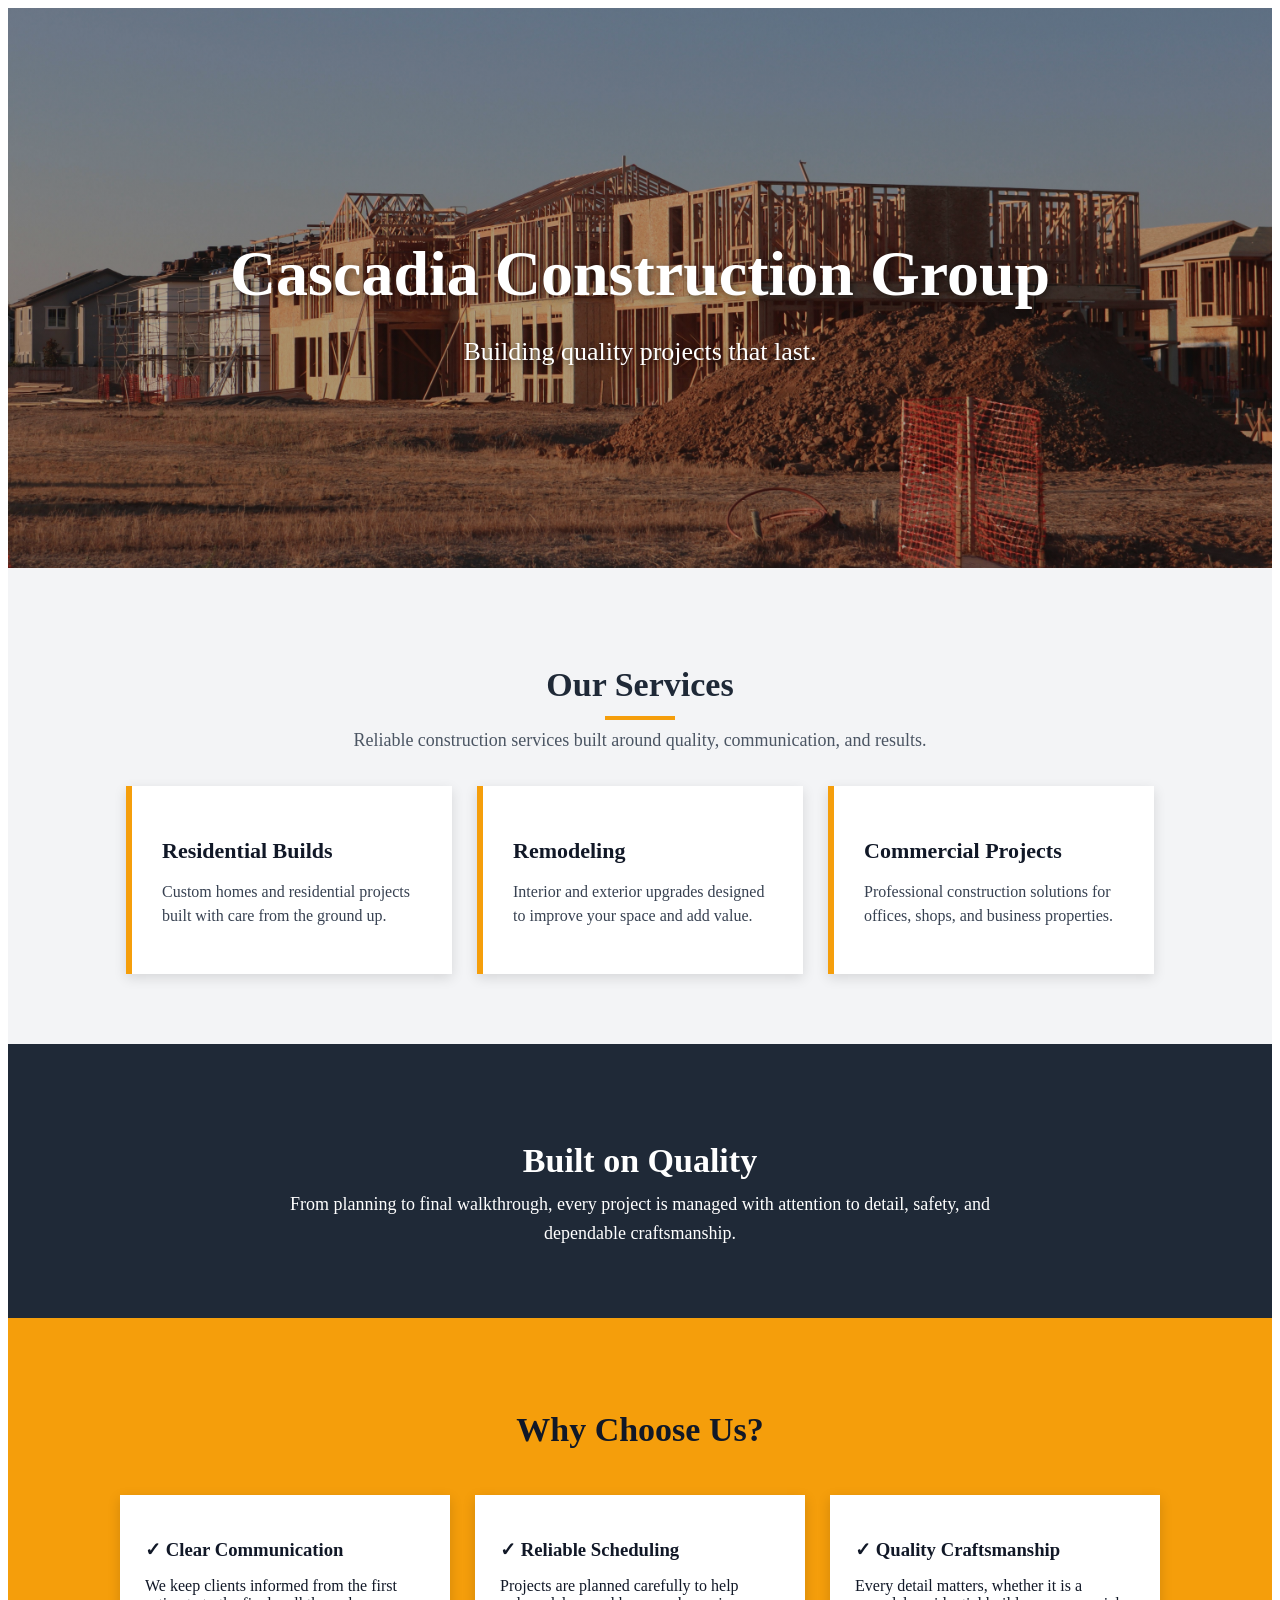
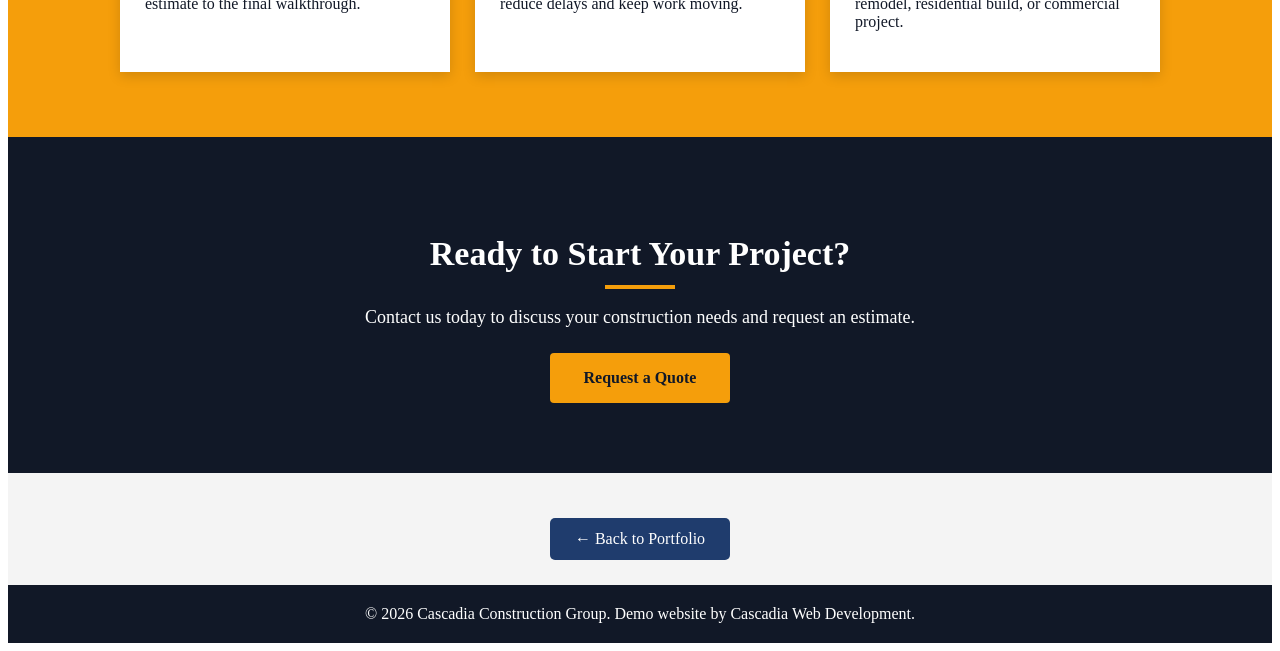
<file: construction/index.html>
<!DOCTYPE html>
<html>
<head>
  <title>Cascadia Construction Group</title>
  <link rel="stylesheet" href="construction.css">
</head>

<body>

<section class="hero">
  <div class="hero-content">
    <h1>Cascadia Construction Group</h1>
    <p>Building quality projects that last.</p>
  </div>
</section>

<section class="services">
  <h2>Our Services</h2>
  <p class="section-intro">Reliable construction services built around quality, communication, and results.</p>

  <div class="service-grid">
    <div class="service-card">
      <h3>Residential Builds</h3>
      <p>Custom homes and residential projects built with care from the ground up.</p>
    </div>

    <div class="service-card">
      <h3>Remodeling</h3>
      <p>Interior and exterior upgrades designed to improve your space and add value.</p>
    </div>

    <div class="service-card">
      <h3>Commercial Projects</h3>
      <p>Professional construction solutions for offices, shops, and business properties.</p>
    </div>
  </div>
</section>

<section class="project-strip">
  <div>
    <h2>Built on Quality</h2>
    <p>From planning to final walkthrough, every project is managed with attention to detail, safety, and dependable craftsmanship.</p>
  </div>
</section>

<section class="why-section">
  <h2>Why Choose Us?</h2>

  <div class="why-grid">
    <div class="why-item">
      <h3>✓ Clear Communication</h3>
      <p>We keep clients informed from the first estimate to the final walkthrough.</p>
    </div>

    <div class="why-item">
      <h3>✓ Reliable Scheduling</h3>
      <p>Projects are planned carefully to help reduce delays and keep work moving.</p>
    </div>

    <div class="why-item">
      <h3>✓ Quality Craftsmanship</h3>
      <p>Every detail matters, whether it is a remodel, residential build, or commercial project.</p>
    </div>
  </div>
</section>

<section class="contact-section" id="contact">
  <h2>Ready to Start Your Project?</h2>
  <p>Contact us today to discuss your construction needs and request an estimate.</p>
  <a href="#" class="quote-button">Request a Quote</a>
</section>

<section class="back-home">
  <a href="../index.html" class="cta-button">← Back to Portfolio</a>
</section>

<footer>
  <p>&copy; 2026 Cascadia Construction Group. Demo website by Cascadia Web Development.</p>
</footer>

</body>
</html>
</file>
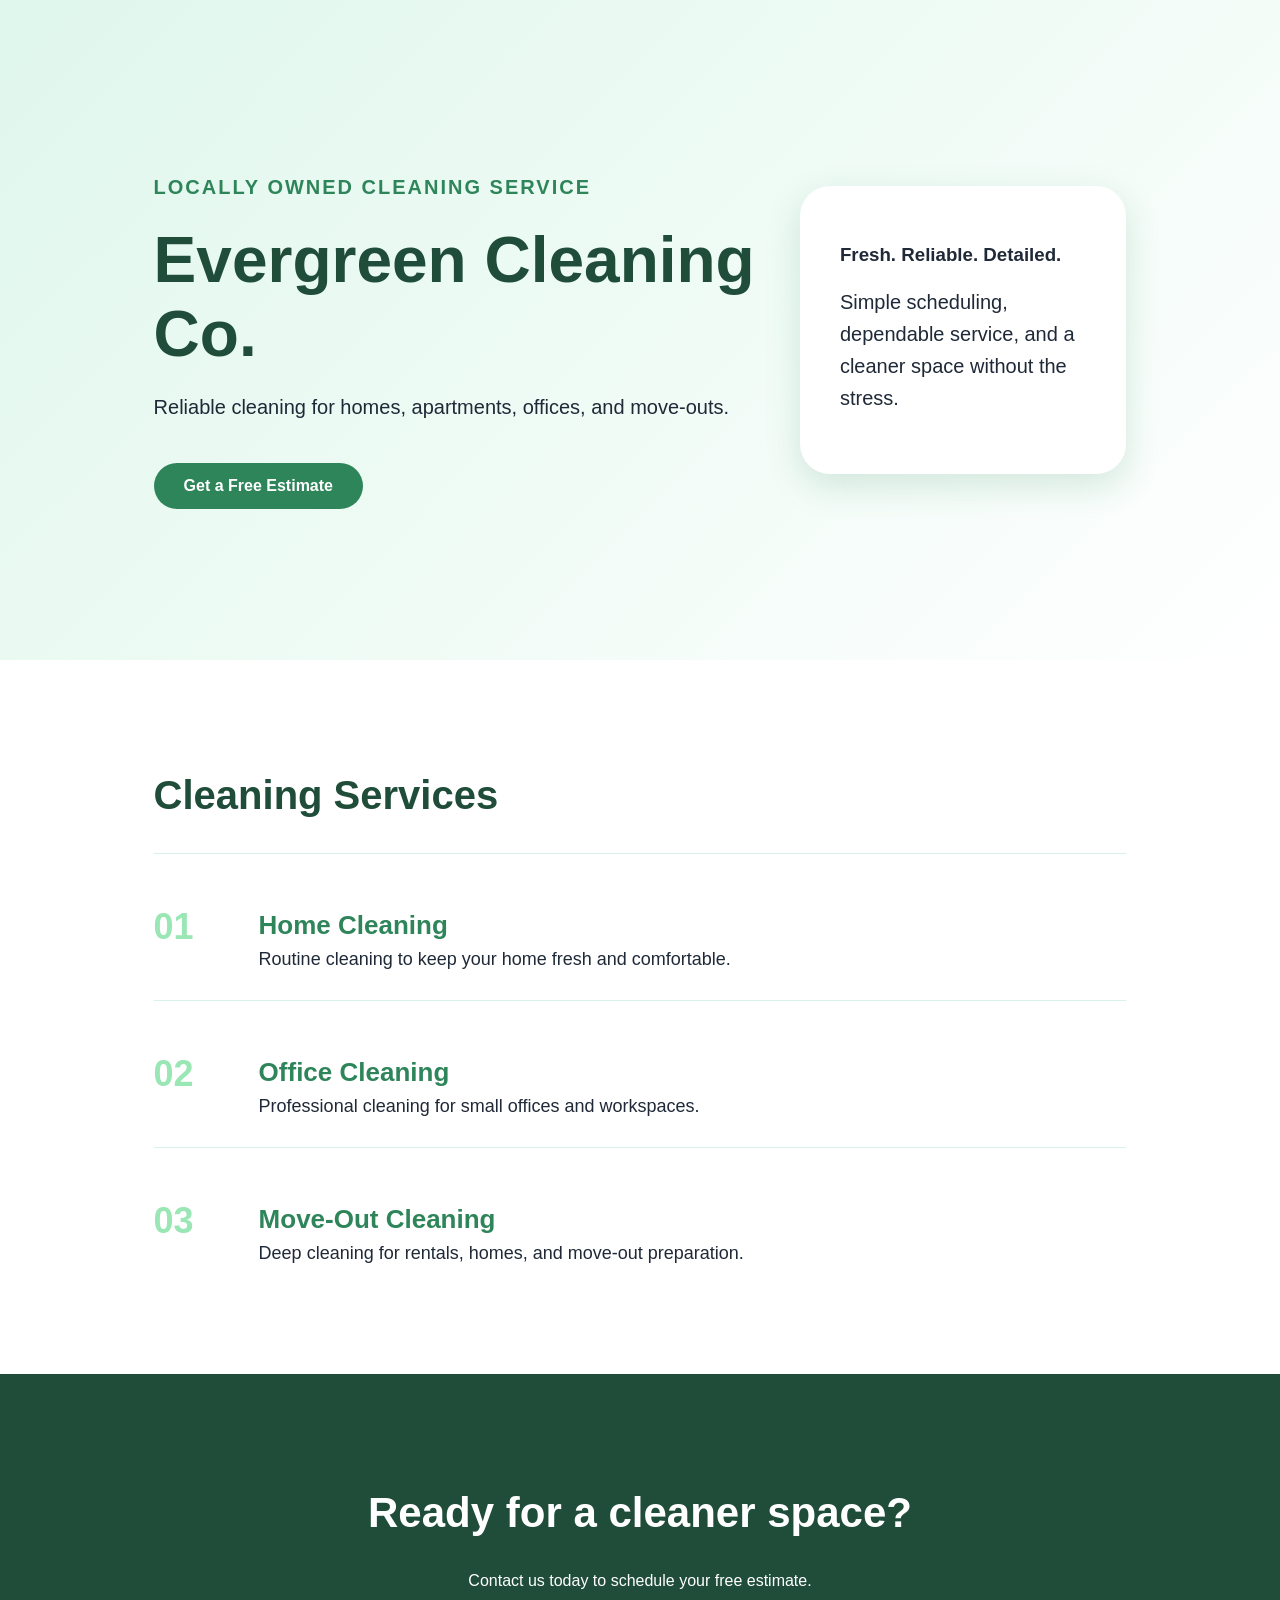
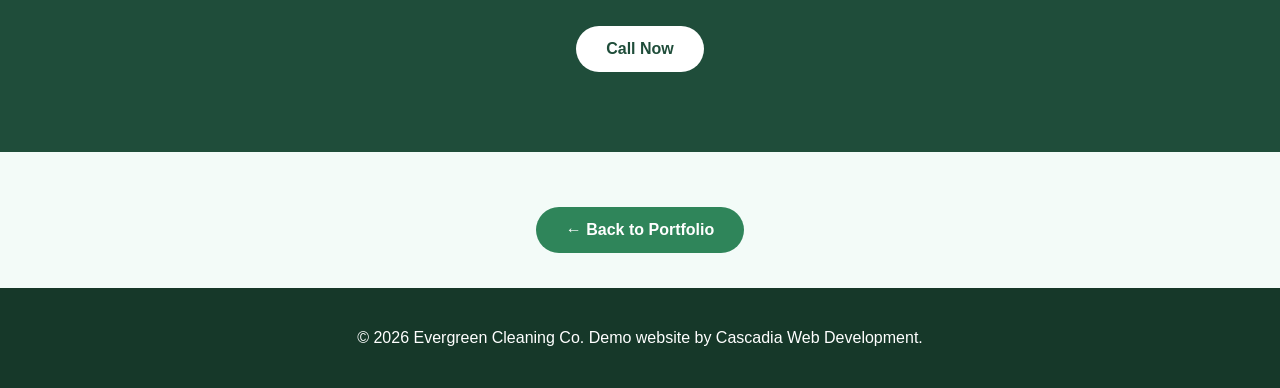
<file: small-business/index.html>
<!DOCTYPE html>
<html>
<head>
  <title>Small Business Demo Website</title>

  <style>
 body {
  margin: 0;
  font-family: Arial, sans-serif;
  background-color: #f3fbf8;
  color: #1f2937;
}

.hero {
  min-height: 520px;
  display: grid;
  grid-template-columns: 1.3fr 0.7fr;
  align-items: center;
  gap: 40px;
  padding: 70px 12%;
  background: linear-gradient(135deg, #dff7ec, #ffffff);
}

.hero-text {
  text-align: left;
}

.eyebrow {
  color: #2f855a;
  font-weight: bold;
  text-transform: uppercase;
  letter-spacing: 2px;
}

.hero h1 {
  font-size: 64px;
  color: #1f4d3a;
  margin: 10px 0;
}

.hero p {
  font-size: 20px;
  line-height: 1.6;
}

.hero-box {
  background-color: white;
  padding: 40px;
  border-radius: 30px;
  box-shadow: 0 12px 35px rgba(47, 133, 90, 0.18);
  text-align: left;
}

.button {
  display: inline-block;
  background-color: #2f855a;
  color: white;
  padding: 14px 30px;
  border-radius: 30px;
  font-weight: bold;
  text-decoration: none;
  margin-top: 20px;
}

.service-list {
  padding: 80px 12%;
  background-color: white;
}

.service-list h2 {
  font-size: 40px;
  color: #1f4d3a;
  margin-bottom: 35px;
}

.service-row {
  display: grid;
  grid-template-columns: 80px 1fr;
  gap: 25px;
  align-items: center;
  border-top: 1px solid #d9f2e6;
  padding: 30px 0;
}

.service-row span {
  font-size: 36px;
  font-weight: bold;
  color: #9ae6b4;
}

.service-row h3 {
  color: #2f855a;
  font-size: 26px;
  margin-bottom: 8px;
}

.service-row p {
  font-size: 18px;
  margin: 0;
}

.contact-band {
  background-color: #1f4d3a;
  color: white;
  text-align: center;
  padding: 80px 20px;
}

.contact-band h2 {
  font-size: 42px;
}

.contact-band .button {
  background-color: white;
  color: #1f4d3a;
}

footer {
  background-color: #163829;
  color: white;
  text-align: center;
  padding: 25px;
}

.back-section {
  background-color: #f3fbf8;
  text-align: center;
  padding: 35px 20px;
}
    
  </style>
</head>

<body>

<div class="hero">
  <div class="hero-text">
    <p class="eyebrow">Locally Owned Cleaning Service</p>
    <h1>Evergreen Cleaning Co.</h1>
    <p>Reliable cleaning for homes, apartments, offices, and move-outs.</p>
    <a href="#contact" class="button">Get a Free Estimate</a>
  </div>

  <div class="hero-box">
    <h3>Fresh. Reliable. Detailed.</h3>
    <p>Simple scheduling, dependable service, and a cleaner space without the stress.</p>
  </div>
</div>

<section class="service-list">
  <h2>Cleaning Services</h2>

  <div class="service-row">
    <span>01</span>
    <div>
      <h3>Home Cleaning</h3>
      <p>Routine cleaning to keep your home fresh and comfortable.</p>
    </div>
  </div>

  <div class="service-row">
    <span>02</span>
    <div>
      <h3>Office Cleaning</h3>
      <p>Professional cleaning for small offices and workspaces.</p>
    </div>
  </div>

  <div class="service-row">
    <span>03</span>
    <div>
      <h3>Move-Out Cleaning</h3>
      <p>Deep cleaning for rentals, homes, and move-out preparation.</p>
    </div>
  </div>
</section>

<section class="contact-band" id="contact">
  <h2>Ready for a cleaner space?</h2>
  <p>Contact us today to schedule your free estimate.</p>
  <a href="#" class="button">Call Now</a>
</section>

<div class="back-section">
  <a href="index.html" class="button">← Back to Portfolio</a>
</div>

  <footer>
    <p>&copy; 2026 Evergreen Cleaning Co. Demo website by Cascadia Web Development.</p>
  </footer>

</body>
</html>
</file>
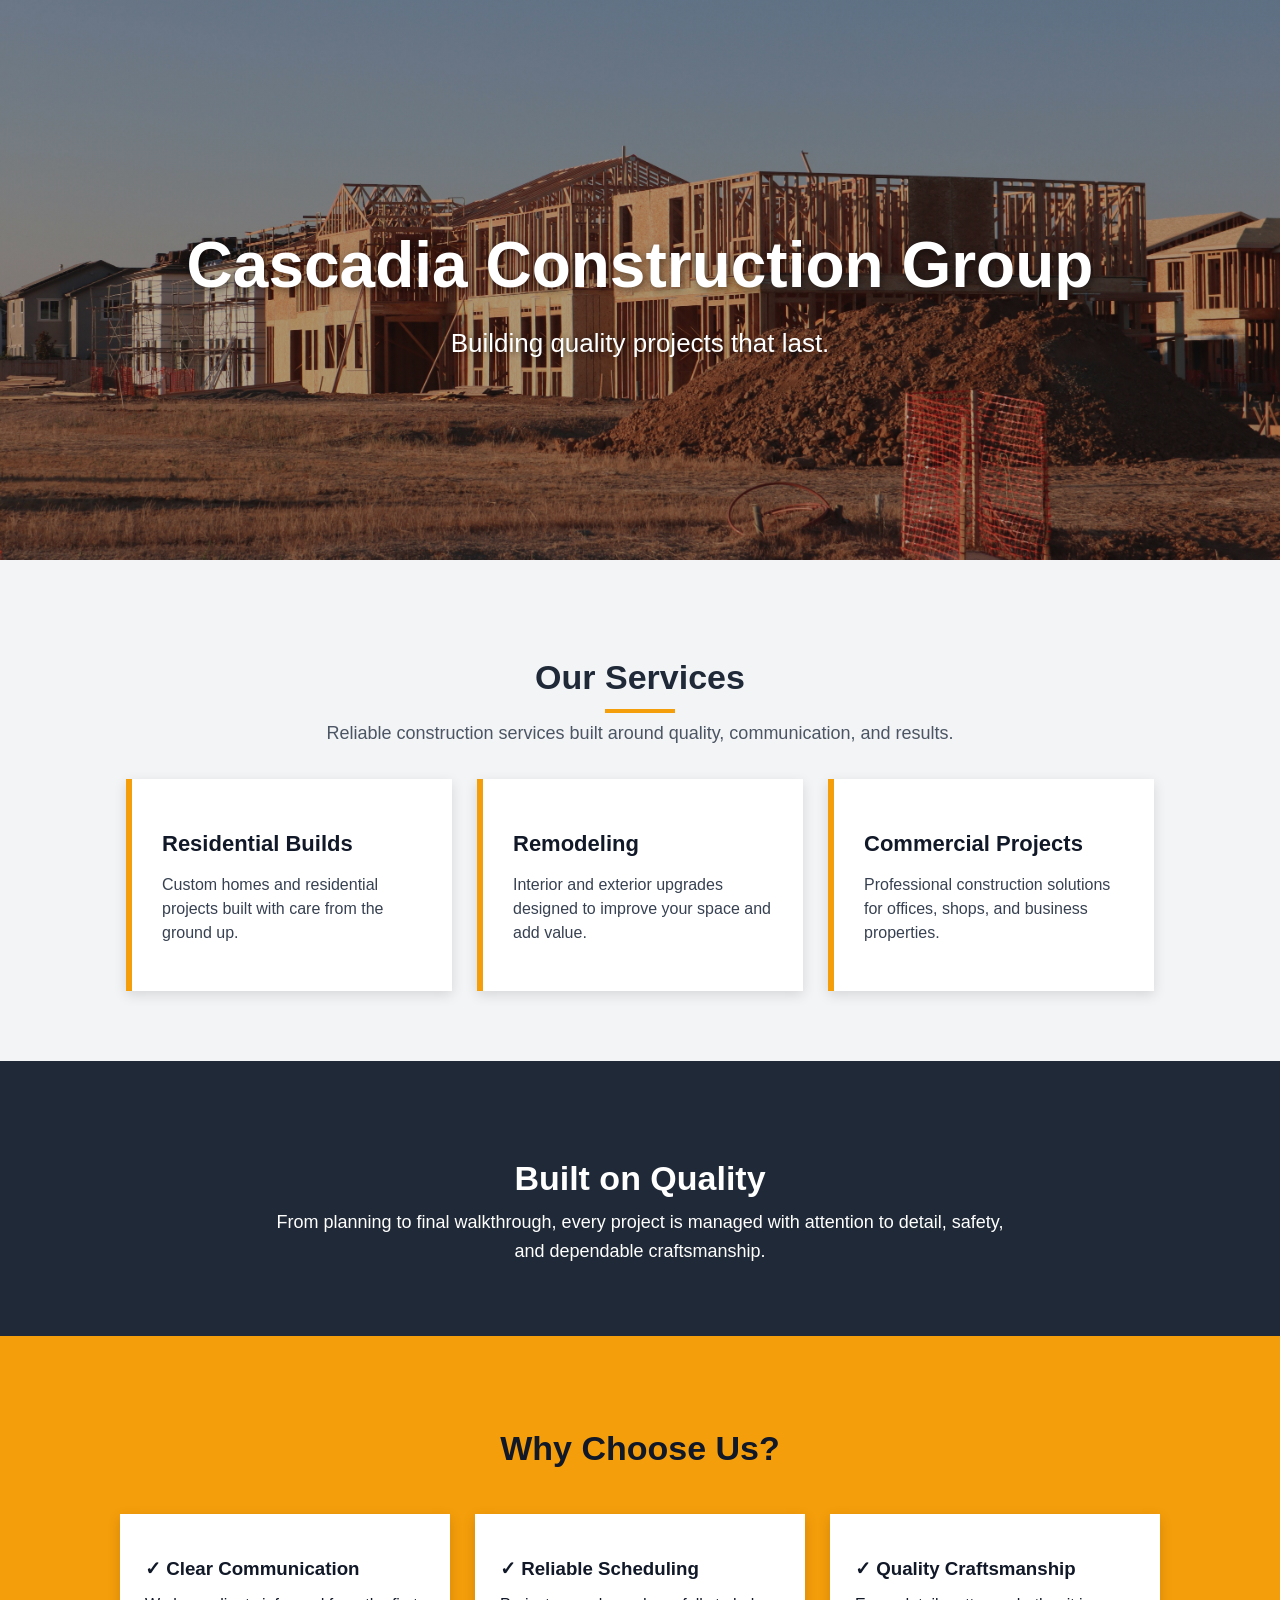
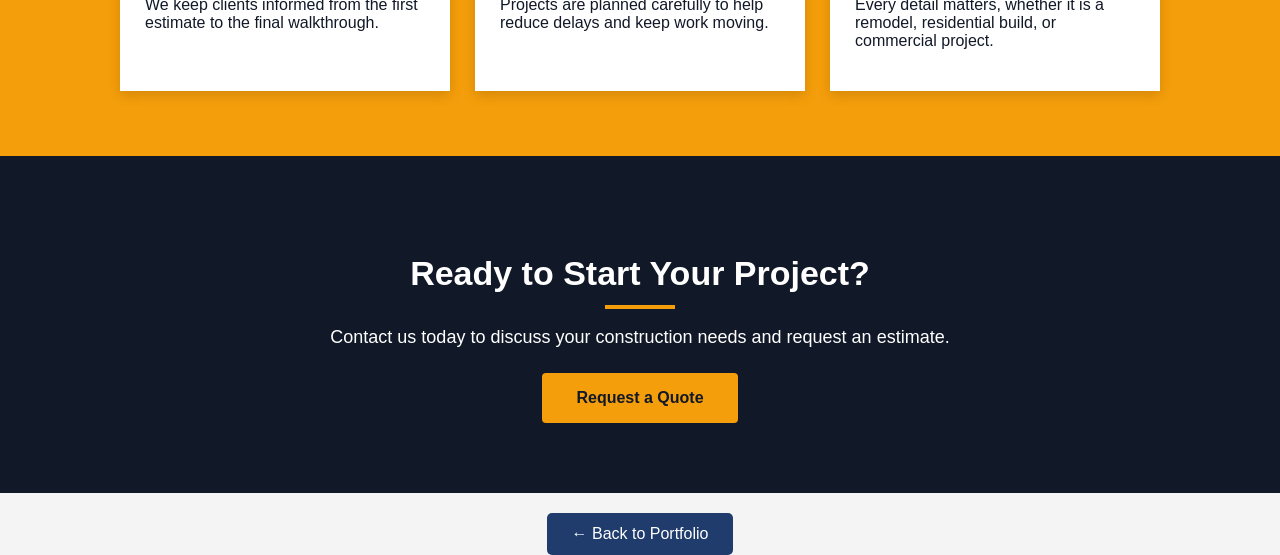
<file: construction.html>
<!DOCTYPE html>
<html>
<head>
  <title>Construction Company</title>

  <style>
    body {
      font-family: Arial, sans-serif;
      margin: 0;
      background-color: #f4f4f4;
      text-align: center;
    }

    .hero {
      background-color: #333;
      color: white;
      padding: 80px 20px;
    }

    .section {
      padding: 60px 20px;
    }

    .row {
      display: flex;
      justify-content: center;
      gap: 20px;
      flex-wrap: wrap;
    }

    .box {
      background: white;
      padding: 20px;
      width: 250px;
      border-radius: 10px;
      box-shadow: 0 2px 8px rgba(0,0,0,0.1);
    }

    .cta-button {
      display: inline-block;
      margin-top: 20px;
      padding: 12px 25px;
      background-color: #1f3c6d;
      color: white;
      text-decoration: none;
      border-radius: 5px;
    }

.hero {
  height: 400px;
  background:
    linear-gradient(rgba(20, 20, 20, 0.35), rgba(20, 20, 20, 0.35)),
    url("construction.jpg");

  background-size: cover;
  background-position: center;
  display: flex;
  align-items: center;
  justify-content: center;
  text-align: center;
  color: white;
}

.hero-content h1 {
  font-size: 64px;
  font-weight: 800;
  margin-bottom: 15px;
  text-shadow: 2px 2px 8px rgba(0,0,0,0.5);
}

.hero-content p {
  font-size: 26px;
  font-weight: 500;
  text-shadow: 1px 1px 6px rgba(0,0,0,0.5);
}

.services {
  background-color: #f3f4f6;
  padding: 70px 20px;
  text-align: center;
}

.services h2,
.project-strip h2,
.contact-section h2 {
  font-size: 34px;
  color: #1f2937;
  margin-bottom: 10px;
}

.section-intro {
  max-width: 650px;
  margin: 0 auto 35px;
  font-size: 18px;
  color: #4b5563;
}

.service-grid {
  display: flex;
  justify-content: center;
  gap: 25px;
  flex-wrap: wrap;
}

.service-card {
  background-color: white;
  border-left: 6px solid #f59e0b;
  padding: 30px;
  width: 260px;
  text-align: left;
  box-shadow: 0 4px 12px rgba(0,0,0,0.12);
}

.service-card h3 {
  color: #111827;
  margin-bottom: 12px;
  font-size: 22px;
}

.service-card p {
  color: #374151;
  line-height: 1.5;
}

.project-strip {
  background-color: #1f2937;
  color: white;
  padding: 70px 20px;
  text-align: center;
}

.project-strip h2 {
  color: white;
}

.project-strip p {
  max-width: 750px;
  margin: 0 auto;
  font-size: 18px;
  line-height: 1.6;
}

.contact-section {
  background-color: #111827;
  color: white;
  text-align: center;
  padding: 70px 20px;
}

.contact-section h2 {
  color: white;
}

.contact-section p {
  font-size: 18px;
  margin-bottom: 25px;
}

.quote-button {
  display: inline-block;
  background-color: #f59e0b;
  color: #111827;
  padding: 14px 28px;
  font-weight: bold;
  text-decoration: none;
  border-radius: 3px;
}

.why-section {
  background-color: #f59e0b;
  color: #111827;
  padding: 65px 20px;
  text-align: center;
}

.why-section h2 {
  font-size: 34px;
  margin-bottom: 30px;
}

.why-grid {
  display: flex;
  justify-content: center;
  gap: 25px;
  flex-wrap: wrap;
}

.why-item {
  background-color: white;
  width: 280px;
  padding: 25px;
  text-align: left;
  box-shadow: 0 4px 12px rgba(0,0,0,0.15);
}

.why-item h3 {
  margin-bottom: 10px;
  color: #111827;
}

.service-card,
.why-item {
  transition: transform 0.3s ease, box-shadow 0.3s ease;
}

.service-card:hover,
.why-item:hover {
  transform: translateY(-6px);
  box-shadow: 0 8px 18px rgba(0,0,0,0.2);
}

.quote-button {
  display: inline-block;
  background-color: #f59e0b;
  color: #111827;
  padding: 16px 34px;
  font-weight: bold;
  text-decoration: none;
  border-radius: 4px;
  transition: background-color 0.3s ease, transform 0.3s ease;
}

.quote-button:hover {
  background-color: #ffb703;
  transform: scale(1.05);
}

.services h2::after,
.why-section h2::after,
.contact-section h2::after {
  content: "";
  display: block;
  width: 70px;
  height: 4px;
  background-color: #f59e0b;
  margin: 12px auto 0;
}
    
  </style>
</head>

<body>

<section class="hero">
  <div class="hero-content">
    <h1>Cascadia Construction Group</h1>
    <p>Building quality projects that last.</p>
  </div>
</section>

<section class="services">
  <h2>Our Services</h2>
  <p class="section-intro">Reliable construction services built around quality, communication, and results.</p>

  <div class="service-grid">
    <div class="service-card">
      <h3>Residential Builds</h3>
      <p>Custom homes and residential projects built with care from the ground up.</p>
    </div>

    <div class="service-card">
      <h3>Remodeling</h3>
      <p>Interior and exterior upgrades designed to improve your space and add value.</p>
    </div>

    <div class="service-card">
      <h3>Commercial Projects</h3>
      <p>Professional construction solutions for offices, shops, and business properties.</p>
    </div>
  </div>
</section>

<section class="project-strip">
  <div>
    <h2>Built on Quality</h2>
    <p>From planning to final walkthrough, every project is managed with attention to detail, safety, and dependable craftsmanship.</p>
  </div>
</section>

<section class="why-section">
  <h2>Why Choose Us?</h2>

  <div class="why-grid">
    <div class="why-item">
      <h3>✓ Clear Communication</h3>
      <p>We keep clients informed from the first estimate to the final walkthrough.</p>
    </div>

    <div class="why-item">
      <h3>✓ Reliable Scheduling</h3>
      <p>Projects are planned carefully to help reduce delays and keep work moving.</p>
    </div>

    <div class="why-item">
      <h3>✓ Quality Craftsmanship</h3>
      <p>Every detail matters, whether it is a remodel, residential build, or commercial project.</p>
    </div>
  </div>
</section>

<section class="contact-section" id="contact">
  <h2>Ready to Start Your Project?</h2>
  <p>Contact us today to discuss your construction needs and request an estimate.</p>
  <a href="#" class="quote-button">Request a Quote</a>
</section>

  <div style="text-align:center;">
    <a href="index.html" class="cta-button">← Back to Portfolio</a>
  </div>

</body>
</html>
</file>
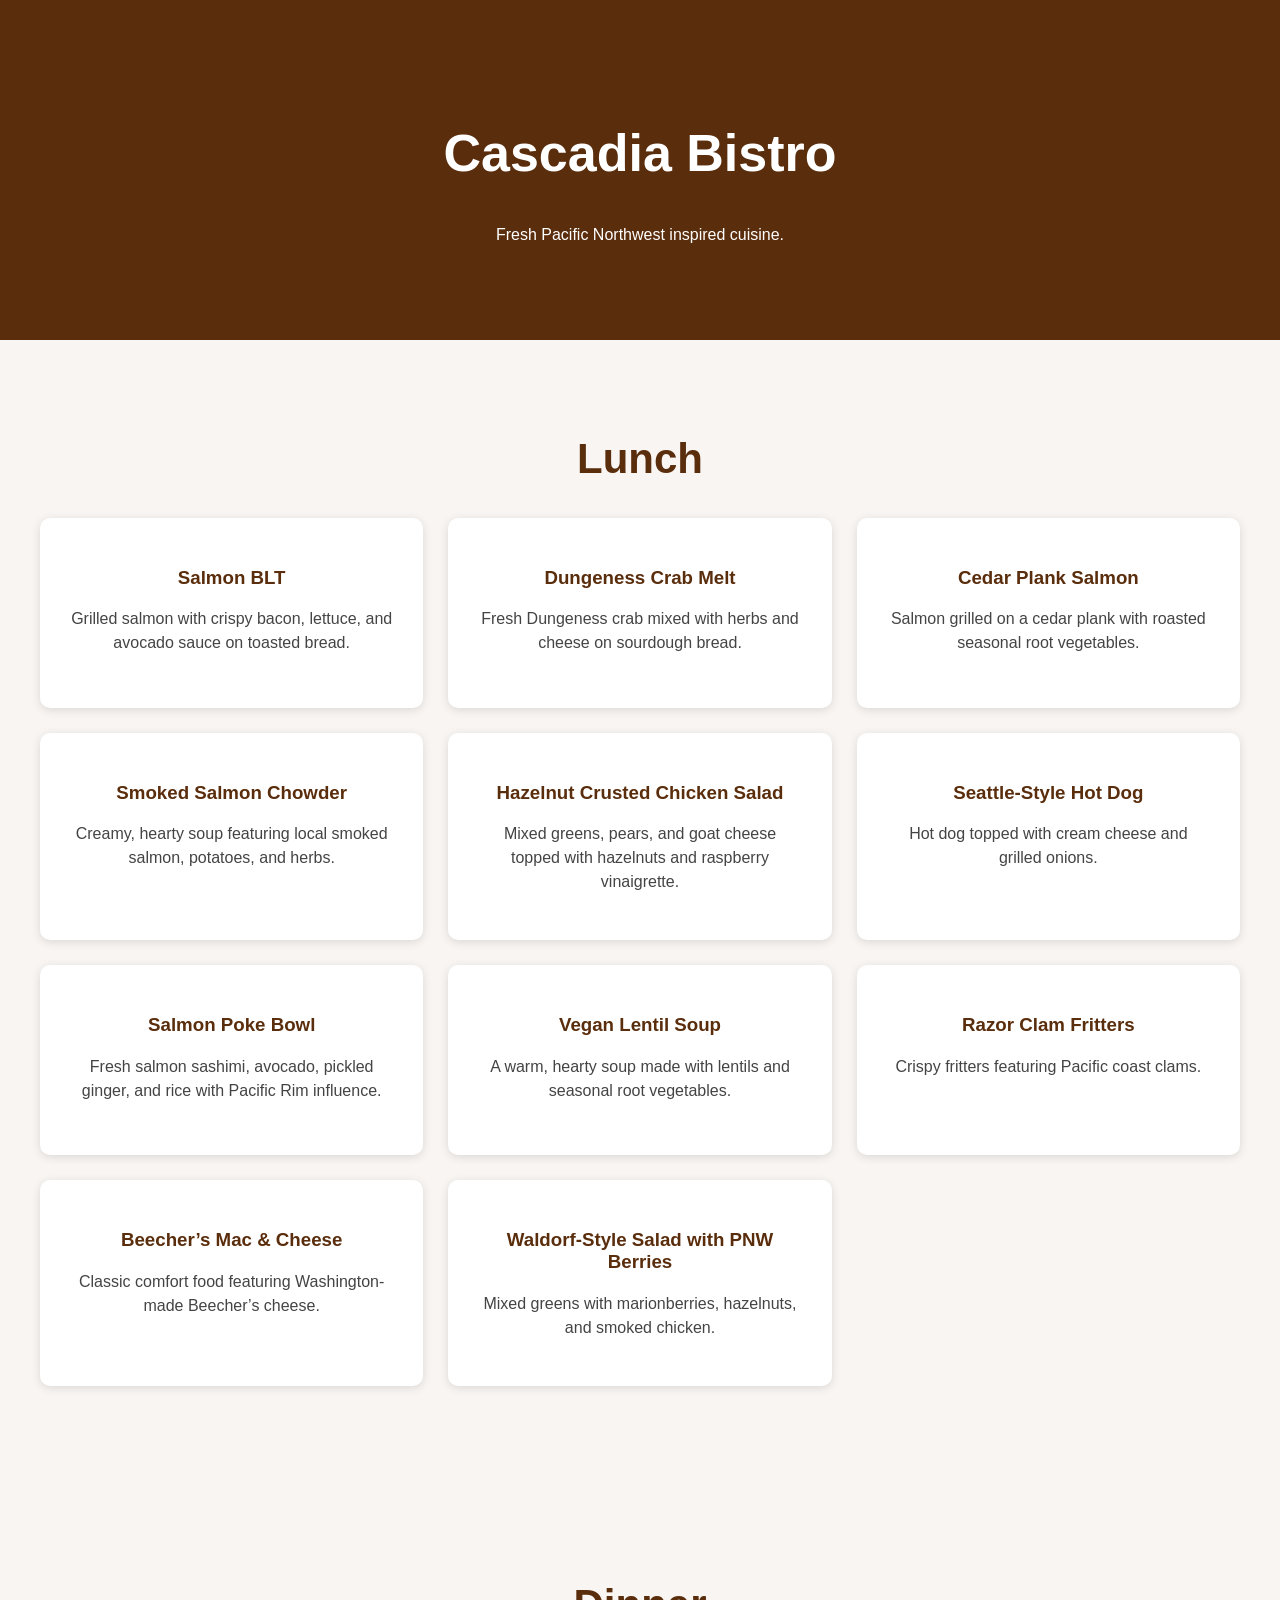
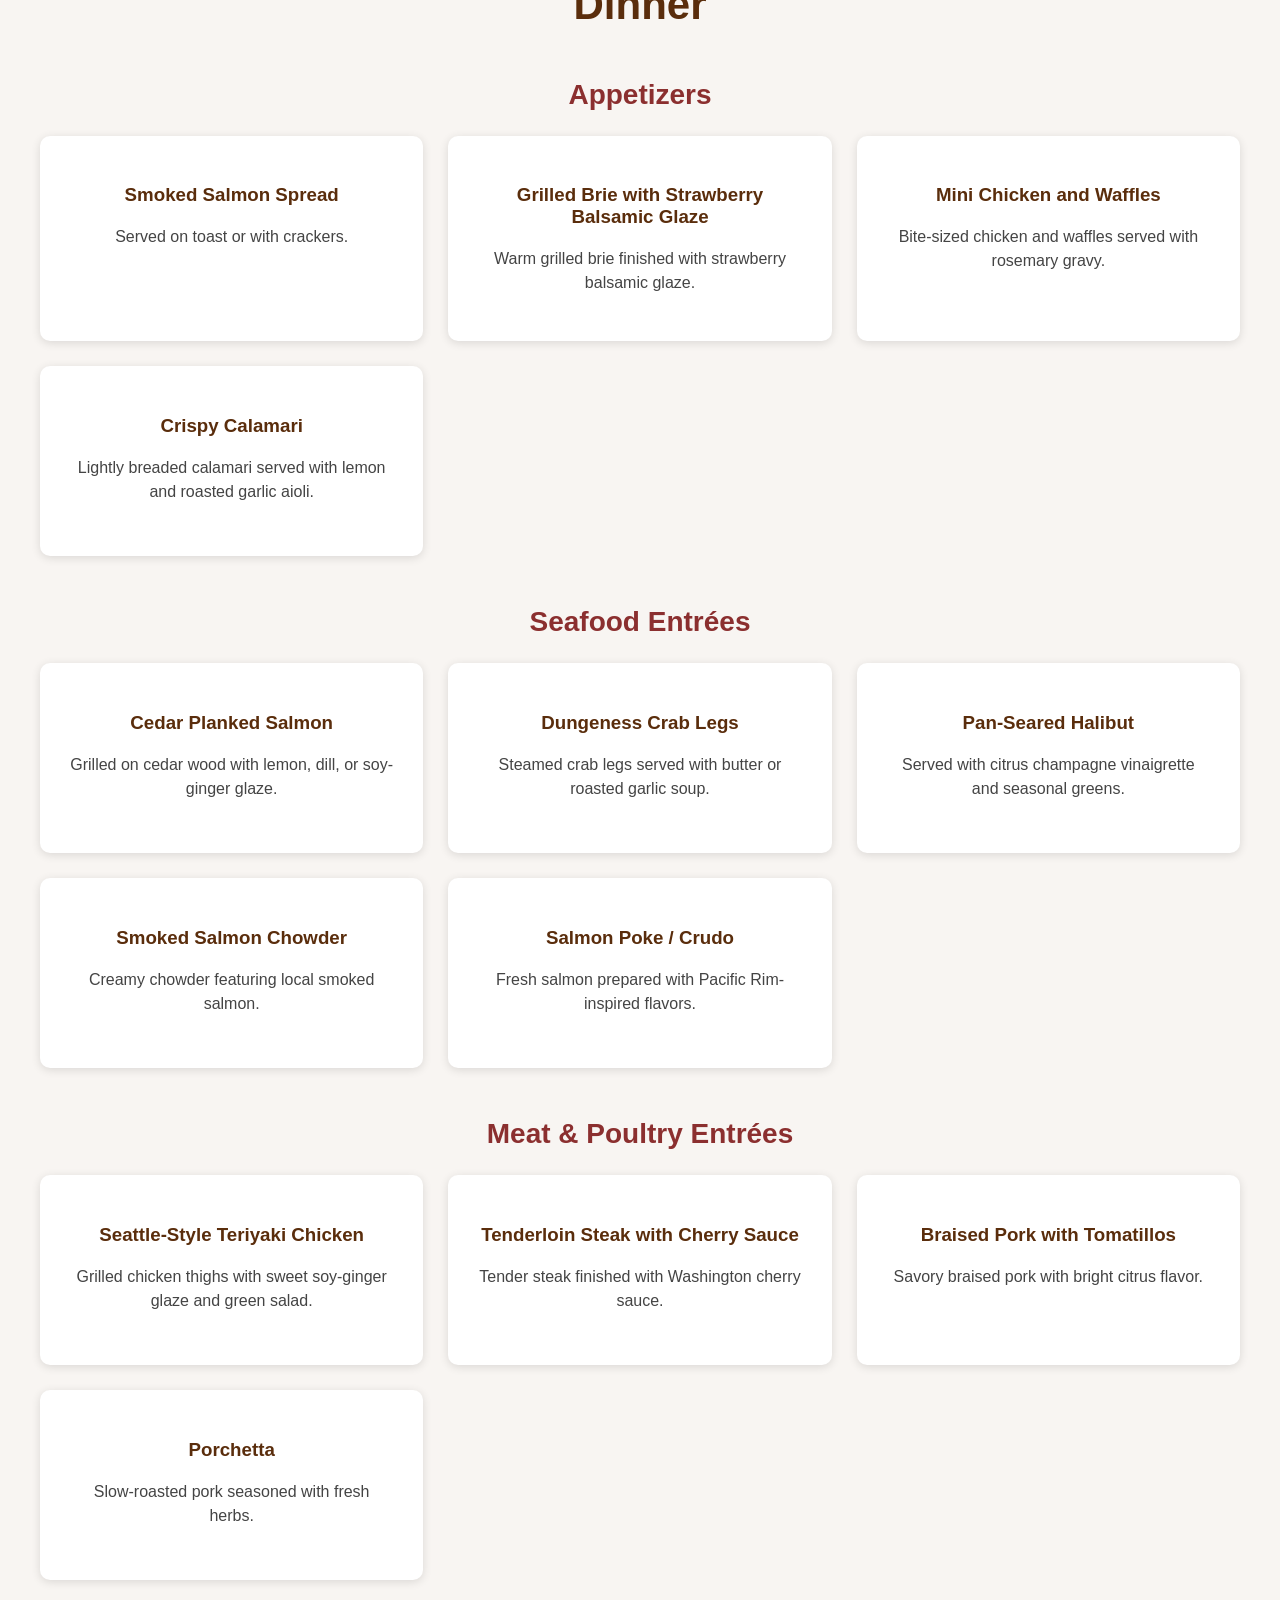
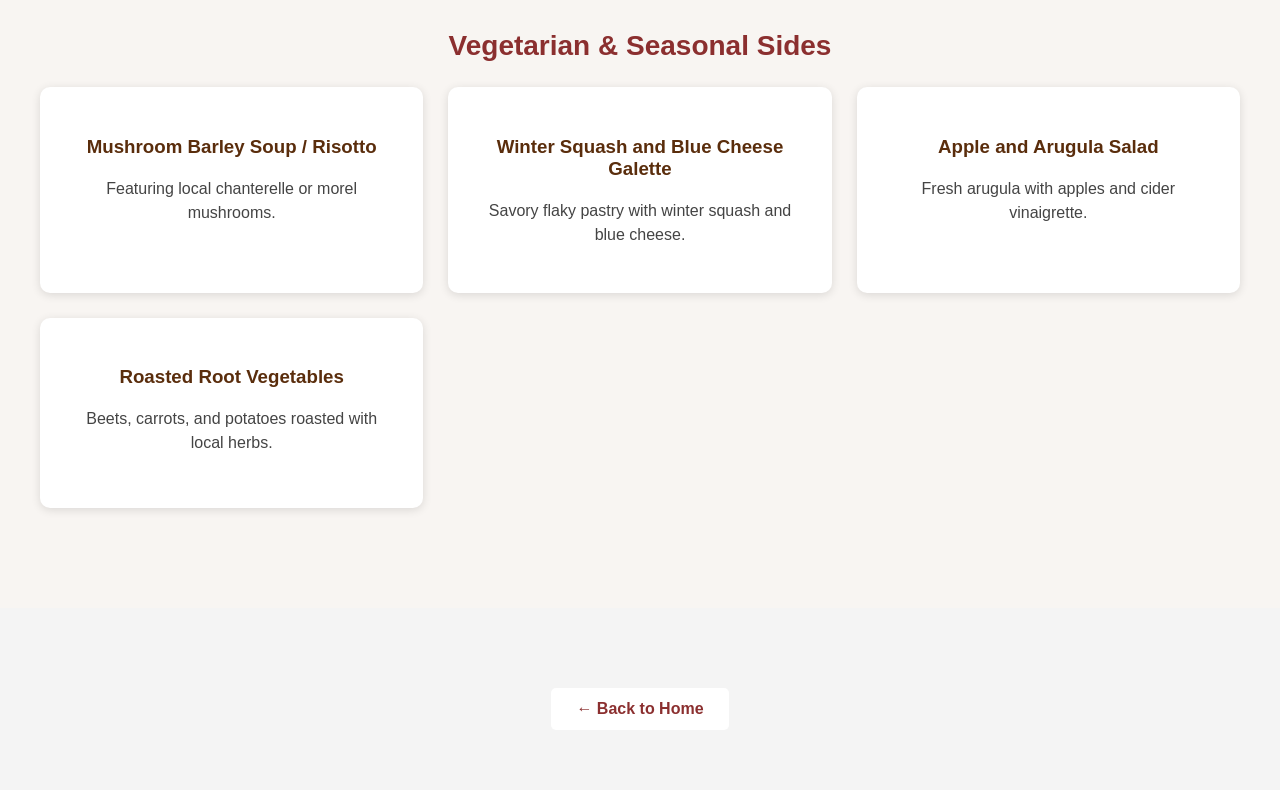
<file: menu.html>
<!DOCTYPE html>
<html lang="en">
<head>
  <meta charset="UTF-8">
  <meta name="viewport" content="width=device-width, initial-scale=1.0">
  <title>Cascadia Bistro Menu</title>
  <link rel="stylesheet" href="style.css">
</head>

<body>

  <section class="menu-title">
    <h1>Cascadia Bistro</h1>
    <p>Fresh Pacific Northwest inspired cuisine.</p>
  </section>

  <section class="menu-category">
    <h2>Lunch</h2>

    <div class="menu-section">

      <div class="full-menu-item">
        <h3>Salmon BLT</h3>
        <p>Grilled salmon with crispy bacon, lettuce, and avocado sauce on toasted bread.</p>
      </div>

      <div class="full-menu-item">
        <h3>Dungeness Crab Melt</h3>
        <p>Fresh Dungeness crab mixed with herbs and cheese on sourdough bread.</p>
      </div>

      <div class="full-menu-item">
        <h3>Cedar Plank Salmon</h3>
        <p>Salmon grilled on a cedar plank with roasted seasonal root vegetables.</p>
      </div>

      <div class="full-menu-item">
        <h3>Smoked Salmon Chowder</h3>
        <p>Creamy, hearty soup featuring local smoked salmon, potatoes, and herbs.</p>
      </div>

      <div class="full-menu-item">
        <h3>Hazelnut Crusted Chicken Salad</h3>
        <p>Mixed greens, pears, and goat cheese topped with hazelnuts and raspberry vinaigrette.</p>
      </div>

      <div class="full-menu-item">
        <h3>Seattle-Style Hot Dog</h3>
        <p>Hot dog topped with cream cheese and grilled onions.</p>
      </div>

      <div class="full-menu-item">
        <h3>Salmon Poke Bowl</h3>
        <p>Fresh salmon sashimi, avocado, pickled ginger, and rice with Pacific Rim influence.</p>
      </div>

      <div class="full-menu-item">
        <h3>Vegan Lentil Soup</h3>
        <p>A warm, hearty soup made with lentils and seasonal root vegetables.</p>
      </div>

      <div class="full-menu-item">
        <h3>Razor Clam Fritters</h3>
        <p>Crispy fritters featuring Pacific coast clams.</p>
      </div>

      <div class="full-menu-item">
        <h3>Beecher’s Mac & Cheese</h3>
        <p>Classic comfort food featuring Washington-made Beecher’s cheese.</p>
      </div>

      <div class="full-menu-item">
        <h3>Waldorf-Style Salad with PNW Berries</h3>
        <p>Mixed greens with marionberries, hazelnuts, and smoked chicken.</p>
      </div>

    </div>
  </section>

  <section class="menu-category">
    <h2>Dinner</h2>

    <h3 class="category-subtitle">Appetizers</h3>

    <div class="menu-section">

      <div class="full-menu-item">
        <h3>Smoked Salmon Spread</h3>
        <p>Served on toast or with crackers.</p>
      </div>

      <div class="full-menu-item">
        <h3>Grilled Brie with Strawberry Balsamic Glaze</h3>
        <p>Warm grilled brie finished with strawberry balsamic glaze.</p>
      </div>

      <div class="full-menu-item">
        <h3>Mini Chicken and Waffles</h3>
        <p>Bite-sized chicken and waffles served with rosemary gravy.</p>
      </div>

      <div class="full-menu-item">
        <h3>Crispy Calamari</h3>
        <p>Lightly breaded calamari served with lemon and roasted garlic aioli.</p>
      </div>

    </div>

    <h3 class="category-subtitle">Seafood Entrées</h3>

    <div class="menu-section">

      <div class="full-menu-item">
        <h3>Cedar Planked Salmon</h3>
        <p>Grilled on cedar wood with lemon, dill, or soy-ginger glaze.</p>
      </div>

      <div class="full-menu-item">
        <h3>Dungeness Crab Legs</h3>
        <p>Steamed crab legs served with butter or roasted garlic soup.</p>
      </div>

      <div class="full-menu-item">
        <h3>Pan-Seared Halibut</h3>
        <p>Served with citrus champagne vinaigrette and seasonal greens.</p>
      </div>

      <div class="full-menu-item">
        <h3>Smoked Salmon Chowder</h3>
        <p>Creamy chowder featuring local smoked salmon.</p>
      </div>

      <div class="full-menu-item">
        <h3>Salmon Poke / Crudo</h3>
        <p>Fresh salmon prepared with Pacific Rim-inspired flavors.</p>
      </div>

    </div>

    <h3 class="category-subtitle">Meat & Poultry Entrées</h3>

    <div class="menu-section">

      <div class="full-menu-item">
        <h3>Seattle-Style Teriyaki Chicken</h3>
        <p>Grilled chicken thighs with sweet soy-ginger glaze and green salad.</p>
      </div>

      <div class="full-menu-item">
        <h3>Tenderloin Steak with Cherry Sauce</h3>
        <p>Tender steak finished with Washington cherry sauce.</p>
      </div>

      <div class="full-menu-item">
        <h3>Braised Pork with Tomatillos</h3>
        <p>Savory braised pork with bright citrus flavor.</p>
      </div>

      <div class="full-menu-item">
        <h3>Porchetta</h3>
        <p>Slow-roasted pork seasoned with fresh herbs.</p>
      </div>

    </div>

    <h3 class="category-subtitle">Vegetarian & Seasonal Sides</h3>

    <div class="menu-section">

      <div class="full-menu-item">
        <h3>Mushroom Barley Soup / Risotto</h3>
        <p>Featuring local chanterelle or morel mushrooms.</p>
      </div>

      <div class="full-menu-item">
        <h3>Winter Squash and Blue Cheese Galette</h3>
        <p>Savory flaky pastry with winter squash and blue cheese.</p>
      </div>

      <div class="full-menu-item">
        <h3>Apple and Arugula Salad</h3>
        <p>Fresh arugula with apples and cider vinaigrette.</p>
      </div>

      <div class="full-menu-item">
        <h3>Roasted Root Vegetables</h3>
        <p>Beets, carrots, and potatoes roasted with local herbs.</p>
      </div>

    </div>
  </section>

  <section class="menu-footer">
    <a href="restaurant.html" class="button">← Back to Home</a>
  </section>

</body>
</html>
</file>
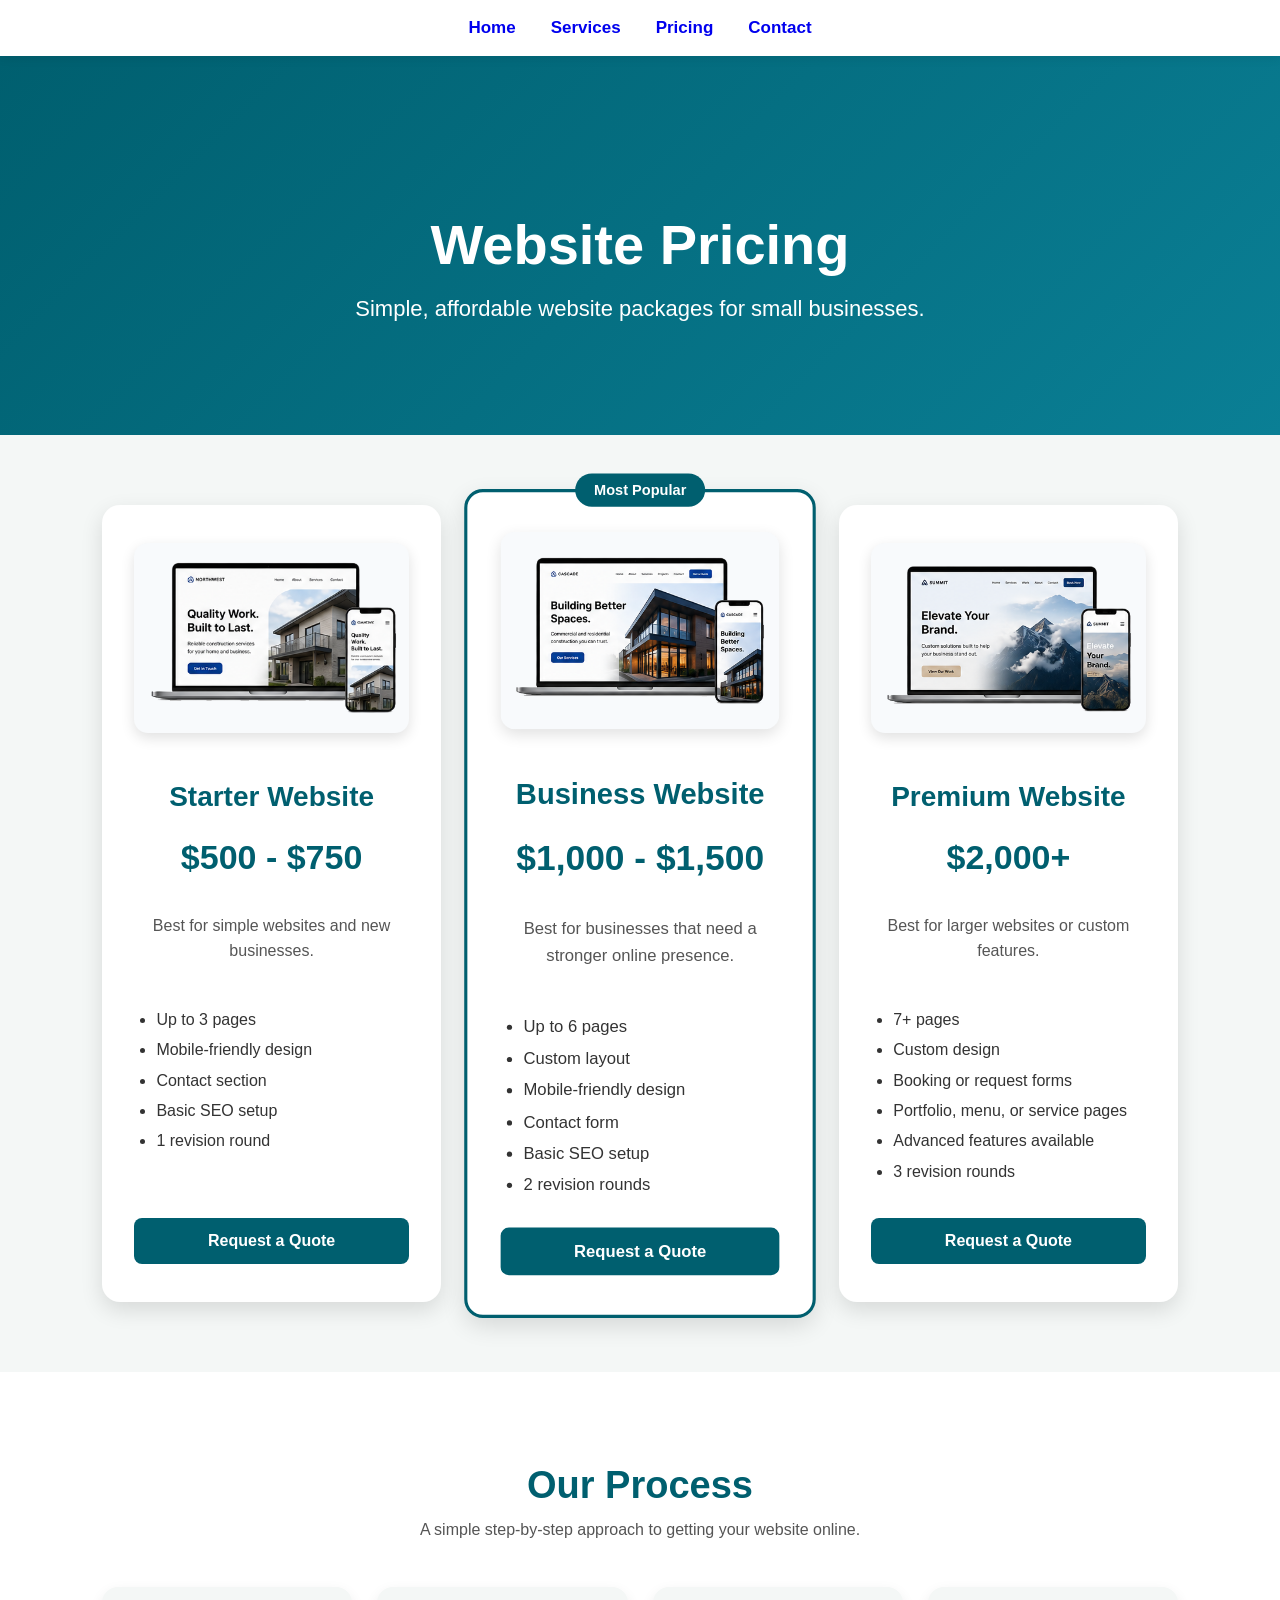
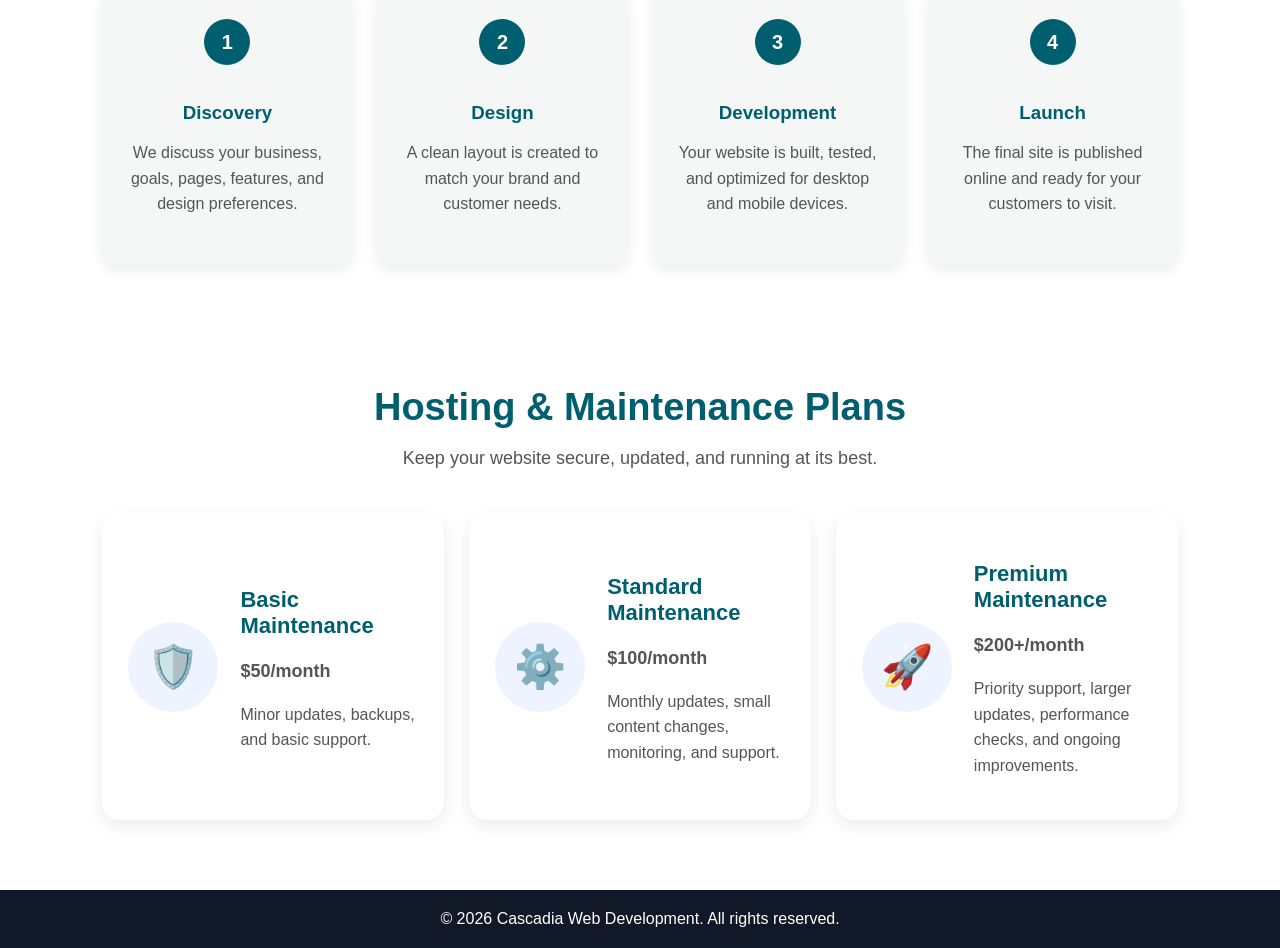
<file: pricing.html>
<!DOCTYPE html>
<html>
<head>
  <title>Pricing | Cascadia Web Development</title>
  <link rel="stylesheet" href="style.css">
</head>

<body>

  <nav>
    <a href="index.html">Home</a>
    <a href="index.html#services">Services</a>
    <a href="pricing.html">Pricing</a>
    <a href="index.html#contact">Contact</a>
  </nav>

  <section class="pricing-hero">
    <h1>Website Pricing</h1>
    <p>Simple, affordable website packages for small businesses.</p>
  </section>

  <section class="pricing-container">

    <div class="pricing-card">
      <img src="starter-mockup.png"
           alt="Starter website mockup"
           class="pricing-mockup">

      <h2>Starter Website</h2>
      <h3>$500 - $750</h3>
      <p>Best for simple websites and new businesses.</p>

      <ul>
        <li>Up to 3 pages</li>
        <li>Mobile-friendly design</li>
        <li>Contact section</li>
        <li>Basic SEO setup</li>
        <li>1 revision round</li>
      </ul>

      <a href="mailto:your-email@yourdomain.com"
         class="pricing-button">
         Request a Quote
      </a>
    </div>

    <div class="pricing-card featured">
      <img src="business-mockup.png"
           alt="Business website mockup"
           class="pricing-mockup">

      <h2>Business Website</h2>
      <h3>$1,000 - $1,500</h3>
      <p>Best for businesses that need a stronger online presence.</p>

      <ul>
        <li>Up to 6 pages</li>
        <li>Custom layout</li>
        <li>Mobile-friendly design</li>
        <li>Contact form</li>
        <li>Basic SEO setup</li>
        <li>2 revision rounds</li>
      </ul>

      <a href="mailto:your-email@yourdomain.com"
         class="pricing-button">
         Request a Quote
      </a>
    </div>

    <div class="pricing-card">
      <img src="premium-mockup.png"
           alt="Premium website mockup"
           class="pricing-mockup">

      <h2>Premium Website</h2>
      <h3>$2,000+</h3>
      <p>Best for larger websites or custom features.</p>

      <ul>
        <li>7+ pages</li>
        <li>Custom design</li>
        <li>Booking or request forms</li>
        <li>Portfolio, menu, or service pages</li>
        <li>Advanced features available</li>
        <li>3 revision rounds</li>
      </ul>

      <a href="mailto:your-email@yourdomain.com"
         class="pricing-button">
         Request a Quote
      </a>
    </div>

  </section>

  <section class="process-section">
    <h2>Our Process</h2>

    <p class="process-intro">
      A simple step-by-step approach to getting your website online.
    </p>

    <div class="process-grid">

      <div class="process-step">
        <span>1</span>
        <h3>Discovery</h3>
        <p>
          We discuss your business, goals, pages,
          features, and design preferences.
        </p>
      </div>

      <div class="process-step">
        <span>2</span>
        <h3>Design</h3>
        <p>
          A clean layout is created to match your
          brand and customer needs.
        </p>
      </div>

      <div class="process-step">
        <span>3</span>
        <h3>Development</h3>
        <p>
          Your website is built, tested, and optimized
          for desktop and mobile devices.
        </p>
      </div>

      <div class="process-step">
        <span>4</span>
        <h3>Launch</h3>
        <p>
          The final site is published online and ready
          for your customers to visit.
        </p>
      </div>

    </div>
  </section>

  <section class="maintenance-section">

    <h2>Hosting & Maintenance Plans</h2>

    <p class="maintenance-intro">
      Keep your website secure, updated, and running at its best.
    </p>

    <div class="maintenance-grid">

      <div class="maintenance-card">

        <div class="maintenance-icon">🛡️</div>

        <div class="maintenance-content">
          <h3>Basic Maintenance</h3>
          <p class="maintenance-price">$50/month</p>
          <p>
            Minor updates, backups, and basic support.
          </p>
        </div>

      </div>

      <div class="maintenance-card">

        <div class="maintenance-icon">⚙️</div>

        <div class="maintenance-content">
          <h3>Standard Maintenance</h3>
          <p class="maintenance-price">$100/month</p>
          <p>
            Monthly updates, small content changes,
            monitoring, and support.
          </p>
        </div>

      </div>

      <div class="maintenance-card">

        <div class="maintenance-icon">🚀</div>

        <div class="maintenance-content">
          <h3>Premium Maintenance</h3>
          <p class="maintenance-price">$200+/month</p>
          <p>
            Priority support, larger updates,
            performance checks, and ongoing improvements.
          </p>
        </div>

      </div>

    </div>

  </section>

  <footer>
    <p>&copy; 2026 Cascadia Web Development. All rights reserved.</p>
  </footer>

</body>
</html>
</file>
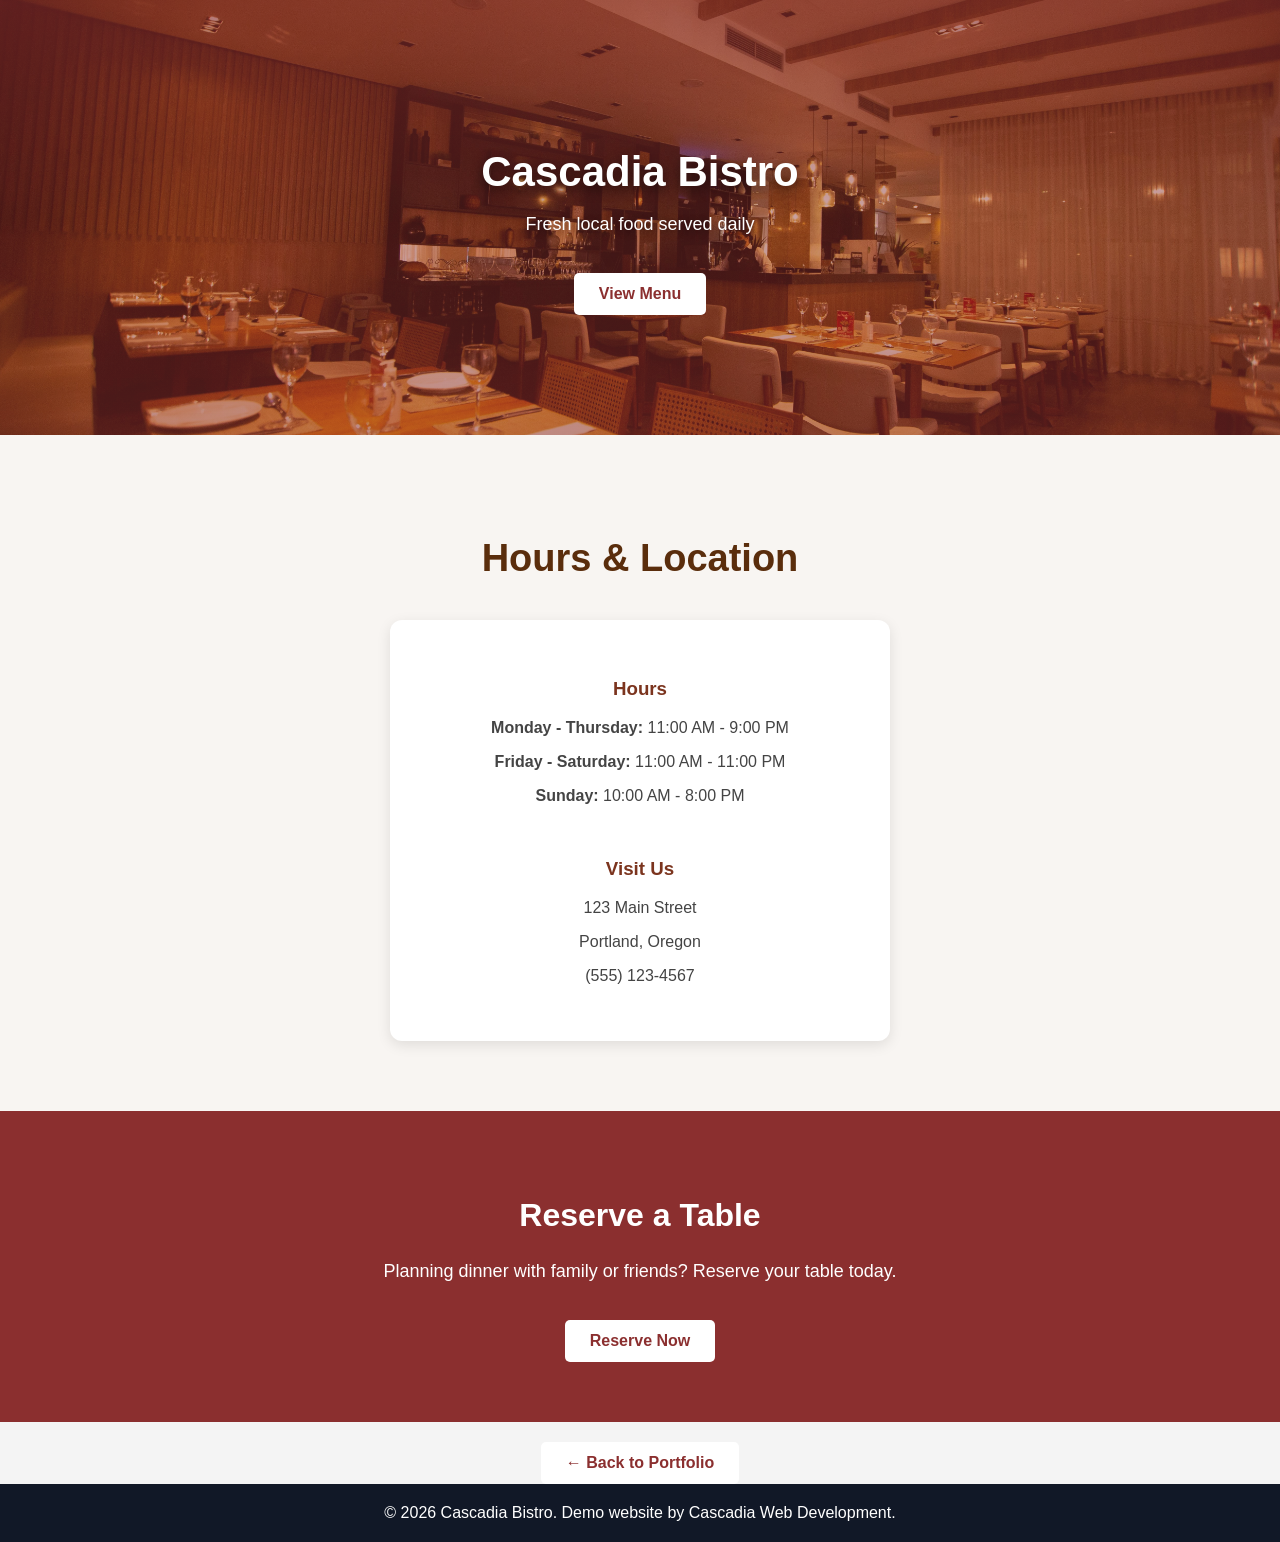
<file: restaurant.html>
<!DOCTYPE html>
<html lang="en">

<head>
  <meta charset="UTF-8">
  <meta name="viewport" content="width=device-width, initial-scale=1.0">
  <title>Cascadia Bistro</title>

  <link rel="stylesheet" href="style.css">
</head>

<!DOCTYPE html>
<html>
<head>
  <title>Restaurant Demo Website</title>

</head>

<body>

  <div class="hero">
    <h1>Cascadia Bistro</h1>
    <p>Fresh local food served daily</p>
    <a href="menu.html" class="button">View Menu</a>
  </div>

<section class="hours-section">
  <h2>Hours & Location</h2>

  <div class="hours-box">

    <h3>Hours</h3>

    <p><strong>Monday - Thursday:</strong> 11:00 AM - 9:00 PM</p>
    <p><strong>Friday - Saturday:</strong> 11:00 AM - 11:00 PM</p>
    <p><strong>Sunday:</strong> 10:00 AM - 8:00 PM</p>

    <br>

    <h3>Visit Us</h3>

    <p>123 Main Street</p>
    <p>Portland, Oregon</p>
    <p>(555) 123-4567</p>

  </div>
</section>

<div class="reservation-section">
  <h2>Reserve a Table</h2>
  <p>Planning dinner with family or friends? Reserve your table today.</p>
  <a href="tel:5551234567" class="button">Reserve Now</a>
</div>
<a href="index.html" class="button">← Back to Portfolio</a>

  <footer>
    <p>&copy; 2026 Cascadia Bistro. Demo website by Cascadia Web Development.</p>
  </footer>

</body>
</html>
</file>
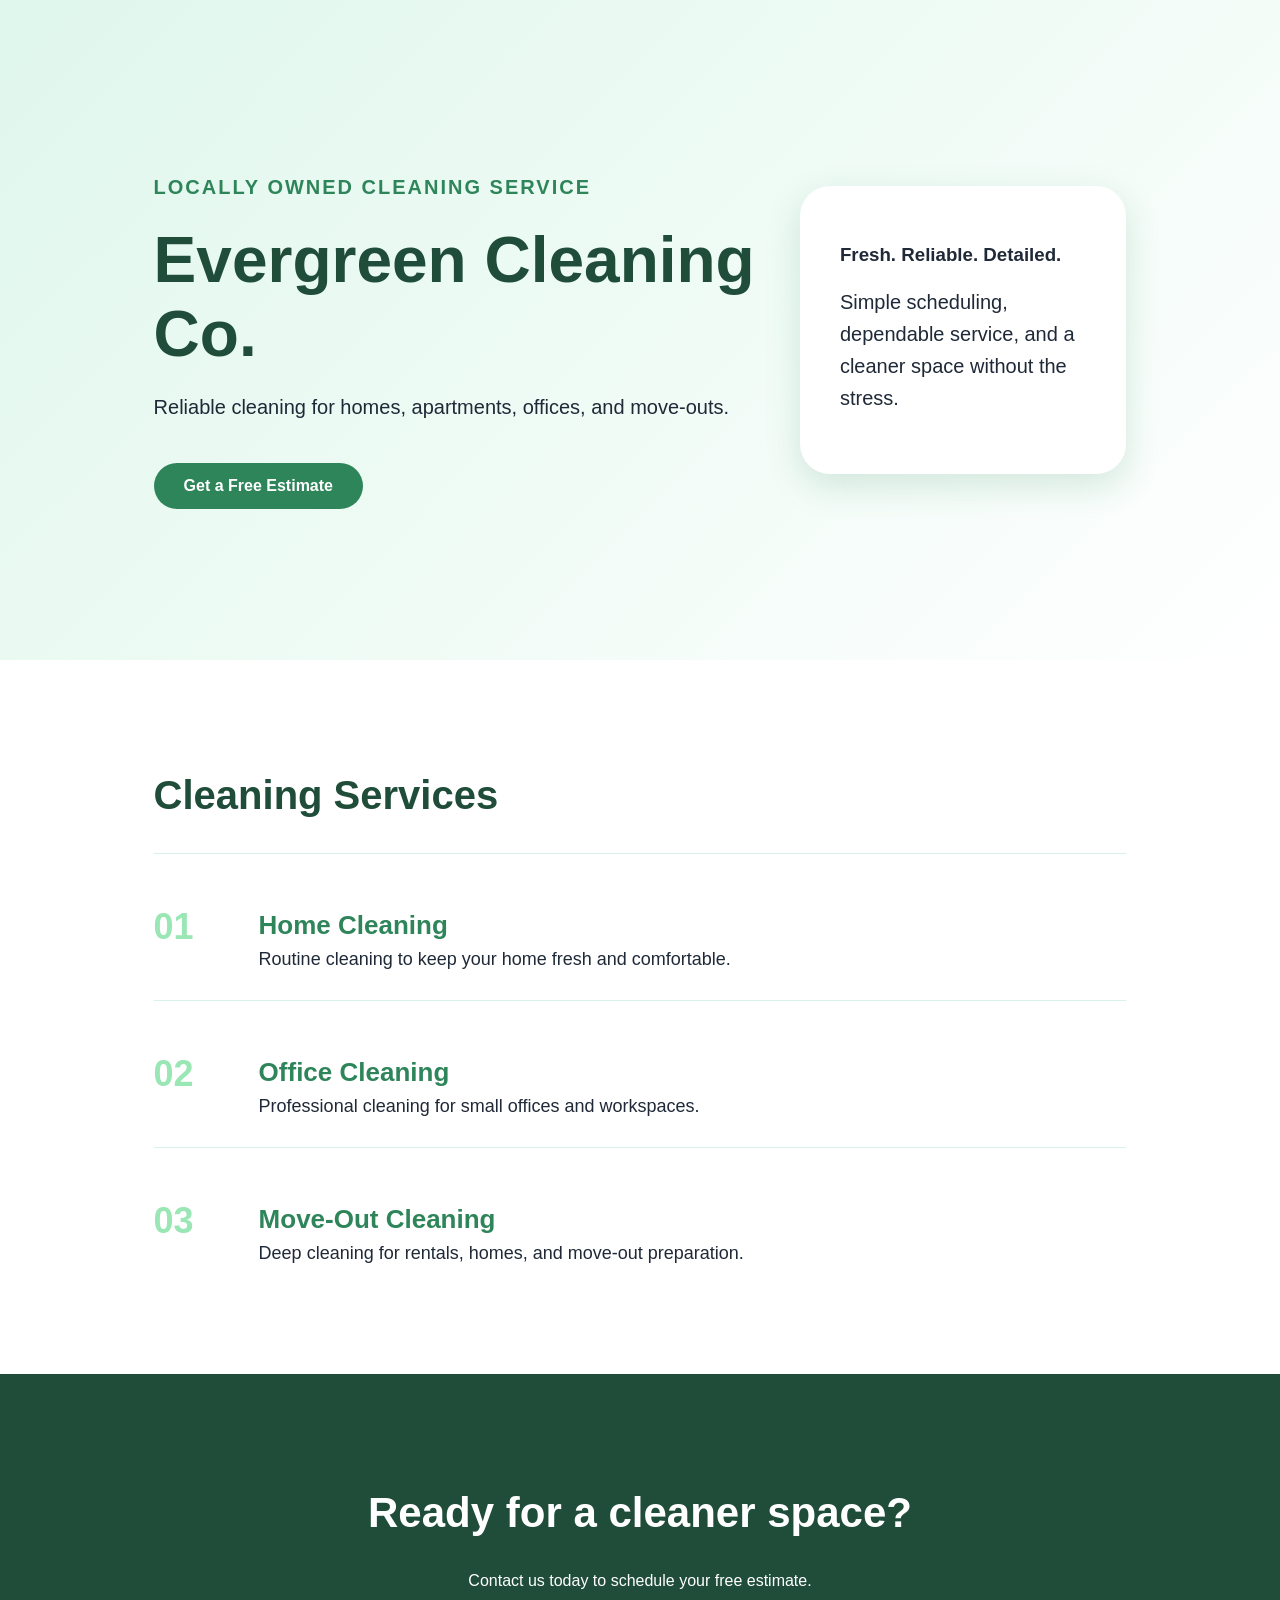
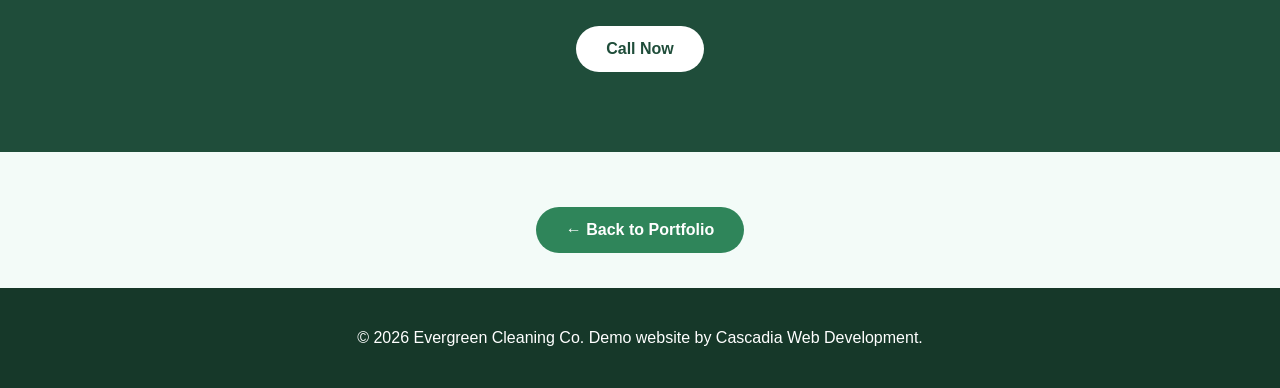
<file: smallbusiness.html>
<!DOCTYPE html>
<html>
<head>
  <title>Small Business Demo Website</title>

  <style>
 body {
  margin: 0;
  font-family: Arial, sans-serif;
  background-color: #f3fbf8;
  color: #1f2937;
}

.hero {
  min-height: 520px;
  display: grid;
  grid-template-columns: 1.3fr 0.7fr;
  align-items: center;
  gap: 40px;
  padding: 70px 12%;
  background: linear-gradient(135deg, #dff7ec, #ffffff);
}

.hero-text {
  text-align: left;
}

.eyebrow {
  color: #2f855a;
  font-weight: bold;
  text-transform: uppercase;
  letter-spacing: 2px;
}

.hero h1 {
  font-size: 64px;
  color: #1f4d3a;
  margin: 10px 0;
}

.hero p {
  font-size: 20px;
  line-height: 1.6;
}

.hero-box {
  background-color: white;
  padding: 40px;
  border-radius: 30px;
  box-shadow: 0 12px 35px rgba(47, 133, 90, 0.18);
  text-align: left;
}

.button {
  display: inline-block;
  background-color: #2f855a;
  color: white;
  padding: 14px 30px;
  border-radius: 30px;
  font-weight: bold;
  text-decoration: none;
  margin-top: 20px;
}

.service-list {
  padding: 80px 12%;
  background-color: white;
}

.service-list h2 {
  font-size: 40px;
  color: #1f4d3a;
  margin-bottom: 35px;
}

.service-row {
  display: grid;
  grid-template-columns: 80px 1fr;
  gap: 25px;
  align-items: center;
  border-top: 1px solid #d9f2e6;
  padding: 30px 0;
}

.service-row span {
  font-size: 36px;
  font-weight: bold;
  color: #9ae6b4;
}

.service-row h3 {
  color: #2f855a;
  font-size: 26px;
  margin-bottom: 8px;
}

.service-row p {
  font-size: 18px;
  margin: 0;
}

.contact-band {
  background-color: #1f4d3a;
  color: white;
  text-align: center;
  padding: 80px 20px;
}

.contact-band h2 {
  font-size: 42px;
}

.contact-band .button {
  background-color: white;
  color: #1f4d3a;
}

footer {
  background-color: #163829;
  color: white;
  text-align: center;
  padding: 25px;
}

.back-section {
  background-color: #f3fbf8;
  text-align: center;
  padding: 35px 20px;
}
    
  </style>
</head>

<body>

<div class="hero">
  <div class="hero-text">
    <p class="eyebrow">Locally Owned Cleaning Service</p>
    <h1>Evergreen Cleaning Co.</h1>
    <p>Reliable cleaning for homes, apartments, offices, and move-outs.</p>
    <a href="#contact" class="button">Get a Free Estimate</a>
  </div>

  <div class="hero-box">
    <h3>Fresh. Reliable. Detailed.</h3>
    <p>Simple scheduling, dependable service, and a cleaner space without the stress.</p>
  </div>
</div>

<section class="service-list">
  <h2>Cleaning Services</h2>

  <div class="service-row">
    <span>01</span>
    <div>
      <h3>Home Cleaning</h3>
      <p>Routine cleaning to keep your home fresh and comfortable.</p>
    </div>
  </div>

  <div class="service-row">
    <span>02</span>
    <div>
      <h3>Office Cleaning</h3>
      <p>Professional cleaning for small offices and workspaces.</p>
    </div>
  </div>

  <div class="service-row">
    <span>03</span>
    <div>
      <h3>Move-Out Cleaning</h3>
      <p>Deep cleaning for rentals, homes, and move-out preparation.</p>
    </div>
  </div>
</section>

<section class="contact-band" id="contact">
  <h2>Ready for a cleaner space?</h2>
  <p>Contact us today to schedule your free estimate.</p>
  <a href="#" class="button">Call Now</a>
</section>

<div class="back-section">
  <a href="index.html" class="button">← Back to Portfolio</a>
</div>

  <footer>
    <p>&copy; 2026 Evergreen Cleaning Co. Demo website by Cascadia Web Development.</p>
  </footer>

</body>
</html>
</file>
<file: construction/construction.css>
<style>
    body {
      font-family: Arial, sans-serif;
      margin: 0;
      background-color: #f4f4f4;
      text-align: center;
    }

    .hero {
      background-color: #333;
      color: white;
      padding: 80px 20px;
    }

    .section {
      padding: 60px 20px;
    }

    .row {
      display: flex;
      justify-content: center;
      gap: 20px;
      flex-wrap: wrap;
    }

    .box {
      background: white;
      padding: 20px;
      width: 250px;
      border-radius: 10px;
      box-shadow: 0 2px 8px rgba(0,0,0,0.1);
    }

    .cta-button {
      display: inline-block;
      margin-top: 20px;
      padding: 12px 25px;
      background-color: #1f3c6d;
      color: white;
      text-decoration: none;
      border-radius: 5px;
    }

.hero {
  height: 400px;
  background:
    linear-gradient(rgba(20, 20, 20, 0.35), rgba(20, 20, 20, 0.35)),
    url("../construction.jpg");

  background-size: cover;
  background-position: center;
  display: flex;
  align-items: center;
  justify-content: center;
  text-align: center;
  color: white;
}

.hero-content h1 {
  font-size: 64px;
  font-weight: 800;
  margin-bottom: 15px;
  text-shadow: 2px 2px 8px rgba(0,0,0,0.5);
}

.hero-content p {
  font-size: 26px;
  font-weight: 500;
  text-shadow: 1px 1px 6px rgba(0,0,0,0.5);
}

.services {
  background-color: #f3f4f6;
  padding: 70px 20px;
  text-align: center;
}

.services h2,
.project-strip h2,
.contact-section h2 {
  font-size: 34px;
  color: #1f2937;
  margin-bottom: 10px;
}

.section-intro {
  max-width: 650px;
  margin: 0 auto 35px;
  font-size: 18px;
  color: #4b5563;
}

.service-grid {
  display: flex;
  justify-content: center;
  gap: 25px;
  flex-wrap: wrap;
}

.service-card {
  background-color: white;
  border-left: 6px solid #f59e0b;
  padding: 30px;
  width: 260px;
  text-align: left;
  box-shadow: 0 4px 12px rgba(0,0,0,0.12);
}

.service-card h3 {
  color: #111827;
  margin-bottom: 12px;
  font-size: 22px;
}

.service-card p {
  color: #374151;
  line-height: 1.5;
}

.project-strip {
  background-color: #1f2937;
  color: white;
  padding: 70px 20px;
  text-align: center;
}

.project-strip h2 {
  color: white;
}

.project-strip p {
  max-width: 750px;
  margin: 0 auto;
  font-size: 18px;
  line-height: 1.6;
}

.contact-section {
  background-color: #111827;
  color: white;
  text-align: center;
  padding: 70px 20px;
}

.contact-section h2 {
  color: white;
}

.contact-section p {
  font-size: 18px;
  margin-bottom: 25px;
}

.quote-button {
  display: inline-block;
  background-color: #f59e0b;
  color: #111827;
  padding: 14px 28px;
  font-weight: bold;
  text-decoration: none;
  border-radius: 3px;
}

.why-section {
  background-color: #f59e0b;
  color: #111827;
  padding: 65px 20px;
  text-align: center;
}

.why-section h2 {
  font-size: 34px;
  margin-bottom: 30px;
}

.why-grid {
  display: flex;
  justify-content: center;
  gap: 25px;
  flex-wrap: wrap;
}

.why-item {
  background-color: white;
  width: 280px;
  padding: 25px;
  text-align: left;
  box-shadow: 0 4px 12px rgba(0,0,0,0.15);
}

.why-item h3 {
  margin-bottom: 10px;
  color: #111827;
}

.service-card,
.why-item {
  transition: transform 0.3s ease, box-shadow 0.3s ease;
}

.service-card:hover,
.why-item:hover {
  transform: translateY(-6px);
  box-shadow: 0 8px 18px rgba(0,0,0,0.2);
}

.quote-button {
  display: inline-block;
  background-color: #f59e0b;
  color: #111827;
  padding: 16px 34px;
  font-weight: bold;
  text-decoration: none;
  border-radius: 4px;
  transition: background-color 0.3s ease, transform 0.3s ease;
}

.quote-button:hover {
  background-color: #ffb703;
  transform: scale(1.05);
}

.services h2::after,
.why-section h2::after,
.contact-section h2::after {
  content: "";
  display: block;
  width: 70px;
  height: 4px;
  background-color: #f59e0b;
  margin: 12px auto 0;
}
  footer {
  background-color: #111827;
  color: white;
  text-align: center;
  padding: 20px;
}
footer {
  background-color: #111827;
  color: white;
  text-align: center;
  padding: 20px;
  margin-top: 0;
}

footer p {
  margin: 0;
}
.back-home {
  text-align: center;
  padding: 25px 0;
  background-color: #f4f4f4;
}  

  </style>
</file>
<file: style.css>
/* General Page Styling */

body {
  font-family: Arial, sans-serif;
  margin: 0;
  padding: 0;
  background-color: #f4f4f4;
  color: #333;
  text-align: center;
}

section {
  padding: 60px 20px;
}

a {
  text-decoration: none;
}

/* Navigation */

nav {
  background-color: #ffffff;
  padding: 18px 8%;
  display: flex;
  justify-content: center;
  align-items: center;
  gap: 35px;
  box-shadow: 0 2px 10px rgba(0,0,0,0.08);
  position: sticky;
  top: 0;
  z-index: 1000;
}

nav a {
  color: ##005f6f;
  font-size: 17px;
  font-weight: 600;
}

nav a:hover {
  color: #0f766e;
}

/* Hero Section */

.hero {
  background-image:
    linear-gradient(
      rgba(139,47,47,0.65),
      rgba(139,47,47,0.45),
      rgba(139,47,47,0.55)
    ),
    url("restaurant-banner.jpg");
  background-size: 110%;
  background-position: center;
  color: white;
  padding: 120px 20px;
  transition: background-size 6s ease;
}

.hero:hover {
  background-size: 115%;
}

.hero h1 {
  font-size: 42px;
  margin-bottom: 10px;
  text-shadow: 0 4px 12px rgba(0,0,0,0.5);
}

.hero p {
  font-size: 18px;
  text-shadow: 0 2px 8px rgba(0,0,0,0.4);
}

/* Main Sections */

.section {
  padding: 60px 20px;
  background-color: white;
}

/* Buttons */

.button,
.cta-button {
  display: inline-block;
  margin-top: 20px;
  padding: 12px 25px;
  background-color: white;
  color: #8b2f2f;
  border-radius: 5px;
  font-weight: bold;
  transition: transform 0.2s ease, background-color 0.2s ease;
}

.button:hover,
.cta-button:hover {
  background-color: #f2f2f2;
  transform: translateY(-2px);
}

/* Menu Preview Cards */

.menu-row {
  display: flex;
  justify-content: center;
  gap: 20px;
  flex-wrap: wrap;
  margin-top: 30px;
}

.menu-item {
  background-color: #f9f9f9;
  padding: 25px;
  width: 250px;
  border-radius: 10px;
  box-shadow: 0 2px 8px rgba(0,0,0,0.1);
  transition: transform 0.2s ease, box-shadow 0.2s ease;
}

.menu-item:hover {
  transform: translateY(-5px);
  box-shadow: 0 8px 20px rgba(0,0,0,0.15);
}

.menu-item h3 {
  color: #8b2f2f;
}

.menu-item img {
  width: 100%;
  height: 160px;
  object-fit: cover;
  border-radius: 8px;
  margin-bottom: 15px;
  display: block;
}

/* Hours & Location */

.hours-section {
  padding: 70px 20px;
  background-color: #f8f5f2;
}

.hours-section h2 {
  font-size: 38px;
  margin-bottom: 40px;
  color: #5a2d0c;
}

.hours-box {
  background-color: white;
  padding: 40px;
  width: 420px;
  max-width: 90%;
  margin: 40px auto 0;
  border-radius: 12px;
  box-shadow: 0 4px 14px rgba(0,0,0,0.1);
}

.hours-box h3 {
  color: #7b341e;
}

.hours-box p {
  color: #444;
}

/* Reservation Section */

.reservation-section {
  padding: 60px 20px;
  background-color: #8b2f2f;
  color: white;
}

.reservation-section h2 {
  font-size: 32px;
}

.reservation-section p {
  font-size: 18px;
}

/* Full Menu Page */

.menu-title {
  background-color: #5a2d0c;
  color: white;
  padding: 80px 20px;
}

.menu-title h1 {
  font-size: 52px;
}

.menu-category {
  padding: 60px 20px;
  background-color: #f8f5f2;
}

.menu-category h2 {
  font-size: 42px;
  color: #5a2d0c;
}

.category-subtitle {
  font-size: 28px;
  color: #8b2f2f;
  margin: 50px 0 25px;
}

.menu-section {
  max-width: 1200px;
  margin: 0 auto 40px;
  display: grid;
  grid-template-columns: repeat(3, 1fr);
  gap: 25px;
}

.full-menu-item {
  background-color: white;
  padding: 30px;
  min-height: 130px;
  border-radius: 10px;
  box-shadow: 0 2px 10px rgba(0,0,0,0.12);
}

.full-menu-item h3 {
  color: #5a2d0c;
}

.full-menu-item p {
  color: #444;
  line-height: 1.5;
}

/* Pricing Page */

/* Pricing Page */

.pricing-hero {
  padding: 110px 20px;
  text-align: center;
  background: linear-gradient(135deg, #005f6f, #0a7f95);
  color: white;
}

.pricing-hero h1 {
  font-size: 56px;
  margin-bottom: 15px;
}

.pricing-hero p {
  font-size: 22px;
  max-width: 750px;
  margin: 0 auto;
  line-height: 1.5;
}

.pricing-container {
  display: grid;
  grid-template-columns: repeat(3, 1fr);
  gap: 30px;
  padding: 70px 8%;
  background-color: #f4f7f6;
}

.pricing-card {
  background: white;
  padding: 38px 32px;
  border-radius: 18px;
  box-shadow: 0 8px 22px rgba(0,0,0,0.12);
  text-align: center;
  transition: transform 0.3s ease, box-shadow 0.3s ease;

  display: flex;
  flex-direction: column;
  justify-content: space-between;
}
.pricing-card ul {
  flex-grow: 1;
}

.pricing-card:hover {
  transform: translateY(-8px);
  box-shadow: 0 16px 32px rgba(0,0,0,0.18);
}

.pricing-card h2 {
  color: #005f6f;
  font-size: 28px;
  margin-bottom: 10px;
}

.pricing-card h3 {
  font-size: 34px;
  color: #005f6f;
  margin: 15px 0 20px;
}

.pricing-card p {
  color: #555;
  line-height: 1.6;
}

.pricing-card ul {
  text-align: left;
  margin: 25px 0;
  padding-left: 22px;
  line-height: 1.9;
}

.featured {
  border: 3px solid #005f6f;
  transform: scale(1.04);
  position: relative;
}

.featured::before {
  content: "Most Popular";
  position: absolute;
  top: -18px;
  left: 50%;
  transform: translateX(-50%);
  background-color: #005f6f;
  color: white;
  padding: 8px 18px;
  border-radius: 999px;
  font-size: 14px;
  font-weight: bold;
}

.pricing-button {
  display: inline-block;
  background-color: #005f6f;
  color: white;
  padding: 14px 24px;
  border-radius: 8px;
  font-weight: bold;
  transition: all 0.3s ease;
}

.pricing-button:hover {
  background-color: #0a7f95;
  transform: translateY(-2px);
}

/* Maintenance Section */
/* Hosting & Maintenance */

.maintenance-section {
  padding: 50px 8% 70px;
  text-align: center;
  background-color: #f8fafc;
}

.maintenance-section h2 {
  font-size: 42px;
  color: #005f6f;
  margin-bottom: 10px;
}

.maintenance-intro {
  color: #555;
  margin-bottom: 40px;
  font-size: 18px;
}

.maintenance-grid {
  display: grid;
  grid-template-columns: repeat(3, 1fr);
  gap: 24px;
}

.maintenance-card {
  background: white;
  border-radius: 18px;
  padding: 26px;
  display: grid;
  grid-template-columns: 90px 1fr;
  align-items: center;
  gap: 22px;
  box-shadow: 0 6px 18px rgba(0,0,0,0.08);
  transition: transform 0.3s ease, box-shadow 0.3s ease;
}

.maintenance-card:hover {
  transform: translateY(-5px);
  box-shadow: 0 12px 24px rgba(0,0,0,0.12);
}

.maintenance-icon {
  width: 90px;
  height: 90px;
  min-width: 90px;
  border-radius: 50%;
  background-color: #eef4ff;
  display: flex;
  align-items: center;
  justify-content: center;
  font-size: 42px;
  line-height: 1;
}

.maintenance-content {
  text-align: left;
}

.maintenance-content h3 {
  color: #005f6f;
  margin-bottom: 8px;
  font-size: 22px;
}

.maintenance-price {
  font-weight: bold;
  color: #005f6f;
  margin-bottom: 10px;
  font-size: 18px;
}

.maintenance-content p {
  color: #555;
  line-height: 1.6;
}

@media screen and (max-width: 900px) {
  .maintenance-grid {
    grid-template-columns: 1fr;
  }

  .maintenance-card {
    flex-direction: column;
    text-align: center;
  }

  .maintenance-content {
    text-align: center;
  }
}

/* Contact Form */

.contact-form {
  width: 100%;
  max-width: 650px;
  margin: 40px auto;
  display: flex;
  flex-direction: column;
  gap: 18px;
}

.contact-form input,
.contact-form select,
.contact-form textarea {
  width: 100%;
  box-sizing: border-box;
  padding: 14px;
  font-size: 16px;
  border: 1px solid #d0d7de;
  border-radius: 8px;
  font-family: Arial, sans-serif;
}

.contact-form textarea {
  min-height: 160px;
  resize: vertical;
}

.contact-form .cta-button {
  width: 240px;
  align-self: center;
  border: none;
  cursor: pointer;
  background-color: #005f6f;
  color: white;
  padding: 14px 24px;
  border-radius: 8px;
  font-size: 16px;
  font-weight: bold;
  box-shadow: 0 4px 12px rgba(0,0,0,0.15);
  transition: all 0.3s ease;
}

.contact-form .cta-button:hover {
  background-color: #005ea8;
  transform: translateY(-2px);
  box-shadow: 0 8px 18px rgba(0,0,0,0.2);
}

/* Footer */

.site-footer {
  background-color: #004c59;
  color: white;
  text-align: center;
  padding: 40px 20px 25px;
}

.site-footer h3 {
  margin-bottom: 12px;
  font-size: 22px;
  color: white;
}

.site-footer p {
  margin: 8px 0;
  color: white;
}

.site-footer .footer-links {
  margin: 18px 0;
}

.site-footer .footer-links a,
.site-footer .footer-links a:link,
.site-footer .footer-links a:visited {
  color: white !important;
  text-decoration: none !important;
  margin: 0 12px;
  font-weight: bold;
  display: inline-block;
}

.site-footer .footer-links a:hover,
.site-footer .footer-links a:active {
  color: #cfe8ff !important;
  text-decoration: underline !important;
}

.copyright {
  font-size: 14px;
  margin-top: 16px;
  opacity: 0.85;
}

/* Responsive */

@media screen and (max-width: 900px) {
  .menu-section {
    grid-template-columns: repeat(2, 1fr);
  }

  .pricing-container,
  .maintenance-grid {
    grid-template-columns: 1fr;
  }

  .featured {
    transform: none;
  }

  .pricing-hero h1 {
    font-size: 36px;
  }
}

@media screen and (max-width: 600px) {
  .menu-section {
    grid-template-columns: 1fr;
  }

  nav {
    flex-wrap: wrap;
    gap: 18px;
  }
}
/* Pricing Page */

.pricing-hero {
  padding: 110px 20px;
  text-align: center;
  background: linear-gradient(135deg, ##005f6f, #0068b7);
  color: white;
}

.pricing-hero h1 {
  font-size: 56px;
  margin-bottom: 15px;
}

.pricing-hero p {
  font-size: 22px;
  max-width: 750px;
  margin: 0 auto;
  line-height: 1.5;
}

.pricing-container {
  display: grid;
  grid-template-columns: repeat(3, 1fr);
  gap: 30px;
  padding: 70px 8%;
  background-color: #f4f7f6;
}

.pricing-card {
  background: white;
  padding: 38px 32px;
  border-radius: 18px;
  box-shadow: 0 8px 22px rgba(0,0,0,0.12);
  text-align: center;
  transition: transform 0.3s ease, box-shadow 0.3s ease;
}

.pricing-card:hover {
  transform: translateY(-8px);
  box-shadow: 0 16px 32px rgba(0,0,0,0.18);
}

.pricing-card h2 {
  color: #005f6f;
  font-size: 28px;
  margin-bottom: 10px;
}

.pricing-card h3 {
  font-size: 34px;
  color: #005f6f;
  margin: 15px 0 20px;
}

.pricing-card p {
  color: #555;
  line-height: 1.6;
}

.pricing-card ul {
  text-align: left;
  margin: 25px 0;
  padding-left: 22px;
  line-height: 1.9;
}

.featured {
  border: 3px solid #005f6f;
  transform: scale(1.04);
  position: relative;
}

.featured::before {
  content: "Most Popular";
  position: absolute;
  top: -18px;
  left: 50%;
  transform: translateX(-50%);
  background-color: #005f6f;
  color: white;
  padding: 8px 18px;
  border-radius: 999px;
  font-size: 14px;
  font-weight: bold;
}

.pricing-button {
  display: inline-block;
  background-color: #005f6f;
  color: white;
  padding: 14px 24px;
  border-radius: 8px;
  font-weight: bold;
  transition: all 0.3s ease;
}

.pricing-button:hover {
  background-color: #0a7f95;
  transform: translateY(-2px);
}

/* Maintenance Section */

.maintenance-section {
  padding: 50px 8% 70px;
  text-align: center;
  background-color: white;
}

.maintenance-section h2 {
  font-size: 38px;
  color: #005f6f;
  margin-bottom: 15px;
}

.maintenance-section > p {
  max-width: 750px;
  margin: 0 auto 40px;
  color: #555;
  line-height: 1.6;
}

.maintenance-grid {
  display: grid;
  grid-template-columns: repeat(3, 1fr);
  gap: 25px;
}

.maintenance-grid h3 {
  color: #005f6f;
  margin-bottom: 10px;
}

.maintenance-grid p {
  color: #555;
  line-height: 1.6;
}
.pricing-mockup {
  width: 100%;
  height: 190px;
  object-fit: contain;
  background-color: #f8fafc;
  border-radius: 14px;
  margin-bottom: 24px;
  box-shadow: 0 5px 14px rgba(0,0,0,0.12);
  padding: 10px;
  box-sizing: border-box;
}
/* Process Section */

.process-section {
  padding: 60px 8% 40px;
  background-color: white;
  text-align: center;
}

.process-section h2 {
  font-size: 38px;
  color: #005f6f;
  margin-bottom: 10px;
}

.process-intro {
  color: #555;
  max-width: 700px;
  margin: 0 auto 45px;
  line-height: 1.6;
}

.process-grid {
  display: grid;
  grid-template-columns: repeat(4, 1fr);
  gap: 25px;
}

.process-step {
  background-color: #f4f7f6;
  padding: 32px 24px;
  border-radius: 16px;
  box-shadow: 0 5px 14px rgba(0,0,0,0.08);
}

.process-step span {
  display: inline-flex;
  align-items: center;
  justify-content: center;
  width: 46px;
  height: 46px;
  background-color: #005f6f;
  color: white;
  border-radius: 50%;
  font-weight: bold;
  font-size: 20px;
  margin-bottom: 18px;
}

.process-step h3 {
  color: #005f6f;
  margin-bottom: 10px;
}

.process-step p {
  color: #555;
  line-height: 1.6;
}

@media screen and (max-width: 900px) {
  .process-grid {
    grid-template-columns: 1fr;
  }
}
.navbar {
  width: 100%;
  height: 90px;
  box-sizing: border-box;
  display: flex;
  justify-content: space-between;
  align-items: center;
  padding: 15px 8%;
  background-color: #ffffff;
  box-shadow: 0 2px 12px rgba(0, 0, 0, 0.08);
  position: sticky;
  top: 0;
  z-index: 1000;
}

.nav-logo {
  display: flex;
  align-items: center;
  gap: 15px;
}

.nav-logo img {
  height: 55px;
  width: auto;
  display: block;
}

.nav-logo span {
  font-size: 30px;
  font-weight: bold;
  color: #005f6f;
}

.nav-links {
  display: flex;
  align-items: center;
  gap: 28px;
}

.nav-links a {
  transition: 0.3s;
  text-decoration: none;
  color: #111827;
  font-size: 17px;
  font-weight: bold;
}

.nav-links a:hover {
  color: #0a7f95;
}
.nav-links a.active {
  color: #0a7f95;
}
.hero-button {
  display: inline-block !important;
  margin-top: 25px !important;
  background-color: #005f6f !important;
  color: white !important;
  padding: 14px 28px !important;
  border-radius: 10px !important;
  text-decoration: none !important;
  font-weight: bold !important;
  transition: 0.3s !important;
}

.hero-button:hover {
  background-color: #005ea8 !important;
  transform: translateY(-2px);
}
.portfolio {
  padding: 80px 10%;
  background-color: #f7f9fc;
  text-align: center;
}

.portfolio h2 {
  font-size: 32px;
  color: #005f6f;
  margin-bottom: 10px;
}

.portfolio-intro {
  max-width: 700px;
  margin: 0 auto 45px;
  font-size: 17px;
  color: #444;
}

.portfolio-row {
  display: flex;
  justify-content: center;
  gap: 30px;
  flex-wrap: wrap;
}

.portfolio-box {
  width: 330px;
  background: white;
  border-radius: 16px;
  overflow: hidden;
  box-shadow: 0 6px 18px rgba(0,0,0,0.08);
  transition: 0.3s;
}

.portfolio-box:hover {
  transform: translateY(-8px);
  box-shadow: 0 12px 28px rgba(0,0,0,0.14);
}

.portfolio-link {
  text-decoration: none;
  color: inherit;
  display: block;
}

.portfolio-box img {
  width: 100%;
  height: 210px;
  object-fit: cover;
  display: block;
}

.portfolio-content {
  padding: 25px;
  display: flex;
  flex-direction: column;
  height: 230px;
}

.portfolio-content h3 {
  color: #005f6f;
  margin-bottom: 12px;
}

.portfolio-content p {
  color: #444;
  font-size: 15px;
  line-height: 1.5;
}

.portfolio-content span {
  display: inline-block;
  margin-top: 15px;
  color: #005f6f;
  font-weight: bold;
}
.portfolio-content span {
  margin-top: auto;
}
.portfolio-box img {
  transition: 0.4s;
}

.portfolio-box:hover img {
  transform: scale(1.05);
}
/* About Highlight Badges */
.highlight {
  transition: 0.3s;
}

.highlight:hover {
  transform: translateY(-3px);
  box-shadow: 0 8px 16px rgba(0,0,0,0.10);
}
.contact {
  padding: 90px 10%;
  background-color: #f5f7fb;
  text-align: center;
}

.contact h2 {
  color: #005f6f;
  font-size: 32px;
  margin-bottom: 10px;
}

.contact-intro {
  max-width: 650px;
  margin: 0 auto 35px;
  color: #444;
  line-height: 1.6;
}

.contact-form {
  max-width: 750px;
  margin: 0 auto;
  background: #ffffff;
  padding: 40px;
  border-radius: 18px;
  box-shadow: 0 8px 24px rgba(0,0,0,0.08);
  display: flex;
  flex-direction: column;
  gap: 18px;
}

.form-row {
  display: flex;
  gap: 18px;
}

.contact-form input,
.contact-form select,
.contact-form textarea {
  width: 100%;
  padding: 15px;
  font-size: 16px;
  border: 1px solid #d0d7de;
  border-radius: 10px;
  box-sizing: border-box;
  font-family: Arial, sans-serif;
}

.contact-form textarea {
  min-height: 160px;
  resize: vertical;
}

.contact-form input:focus,
.contact-form select:focus,
.contact-form textarea:focus {
  outline: none;
  border-color: #005f6f;
  box-shadow: 0 0 0 3px rgba(0,67,124,0.12);
}

.contact-form .cta-button {
  border: none;
  cursor: pointer;
  align-self: center;
}
.contact-form .cta-button:hover {
  background-color: #005ea8;
  transform: translateY(-2px);
}
.contact-form .cta-button {
  transition: 0.3s;
}
.site-footer {
  background-color: #004c59;
  color: white;
  padding: 55px 10% 25px;
}

.footer-container {
  display: flex;
  justify-content: space-between;
  gap: 40px;
  flex-wrap: wrap;
  max-width: 1100px;
  margin: 0 auto;
}

.footer-brand,
.footer-links,
.footer-contact {
  flex: 1;
  min-width: 220px;
}

.footer-brand h3,
.footer-links h4,
.footer-contact h4 {
  margin-bottom: 15px;
  color: white;
}

.footer-brand p,
.footer-contact p,
.footer-bottom p {
  color: #e5e7eb;
  line-height: 1.6;
}

.footer-links {
  display: flex;
  flex-direction: column;
}

.footer-links a {
  color: #e5e7eb;
  text-decoration: none;
  margin-bottom: 10px;
  transition: 0.3s;
}

.footer-links a:hover {
  color: #0a7f95;
  transform: translateX(4px);
}

.footer-bottom {
  border-top: 1px solid rgba(255,255,255,0.2);
  margin-top: 35px;
  padding-top: 20px;
  text-align: center;
}
@media screen and (max-width: 768px) {
  .navbar {
    height: auto;
    flex-direction: column;
    padding: 15px 20px;
    gap: 15px;
  }

  .nav-logo {
    justify-content: center;
  }

  .nav-logo span {
    font-size: 22px;
  }

  .nav-links {
    flex-wrap: wrap;
    justify-content: center;
    gap: 16px;
  }

  .nav-links a {
    font-size: 14px;
  }

  .container {
    padding: 35px 20px 55px;
  }

  .container h1 {
    font-size: 28px;
  }

  .services-row,
  .portfolio-row,
  .about-container,
  .form-row,
  .footer-container {
    flex-direction: column;
    align-items: center;
  }

  .service-box,
  .portfolio-box {
    width: 100%;
    max-width: 360px;
  }

  .about-text {
    text-align: center;
  }

  .about-highlights {
    justify-content: center;
  }

  .contact-form {
    padding: 25px;
  }
}
.banner {
  width: 100%;
  height: auto;
  max-height: 600px;
  display: block;
}
.service-card {
    text-align: center;
}

.service-icon {
    width: 90px;
    height: 90px;
    background-color: #eef6fb;
    border-radius: 50%;

    display: flex;
    align-items: center;
    justify-content: center;

    margin: 0 auto 20px auto;

    font-size: 42px;
    color: #0077aa;
}
.project-button {
  display: inline-block;
  margin-top: 15px;
  padding: 12px 22px;
  background-color: #00437c;
  color: white;
  text-decoration: none;
  border-radius: 6px;
  font-weight: bold;
}

.project-button:hover {
  background-color: #0077aa;
}
.portfolio-box {
    display: flex;
    flex-direction: column;
}

.portfolio-content {
    display: flex;
    flex-direction: column;
    flex-grow: 1;
}

.project-button {
    display: inline-block;
    margin-top: auto;
    padding: 12px 22px;
    background-color: #00437c;
    color: white;
    text-decoration: none;
    border-radius: 6px;
    font-weight: bold;
}
.portfolio-content h3 {
    font-size: 18px;
    line-height: 1.3;
}
.property-text {
    font-size: 15px;
    line-height: 1.4;
    margin-bottom: 10px;
}
.portfolio-box {
    display: flex;
    flex-direction: column;
    height: 390px;
}

.portfolio-link {
  display: flex;
  flex-direction: column;
  height: 100%;
}

.portfolio-content {
    display: flex;
    flex-direction: column;
    flex-grow: 1;
    justify-content: space-between;
}

.project-button {
  margin-top: 20px;
}
.portfolio-box {
  height: 365px;
}

.portfolio-box img {
  height: 155px;
  width: 100%;
  object-fit: cover;
}

.portfolio-content {
  min-height: 210px;
  display: flex;
  flex-direction: column;
}

.project-button {
    margin-top: auto;
    margin-bottom: 28px;
}
.property-text {
    font-size: 15px;
    line-height: 1.4;
    margin-bottom: 10px;
}
.property-button {
    margin-top: 8px;
}
.property-title {
    font-size: 16px;
    line-height: 1.2;
}
.portfolio-box .property-title {
    font-size: 18px !important;
    line-height: 1.15;
}
.portfolio-box .property-text {
    font-size: 14px !important;
    line-height: 1.45;
}
footer {
  background-color: #111827;
  color: white;
  text-align: center;
  padding: 20px;
}
footer {
  background-color: #111827;
  color: white;
  text-align: center;
  padding: 20px;
  margin-top: 0;
}

footer p {
  margin: 0;
}
.back-home {
  text-align: center;
  padding: 25px 0;
  background-color: #f4f4f4;
}
</file>
